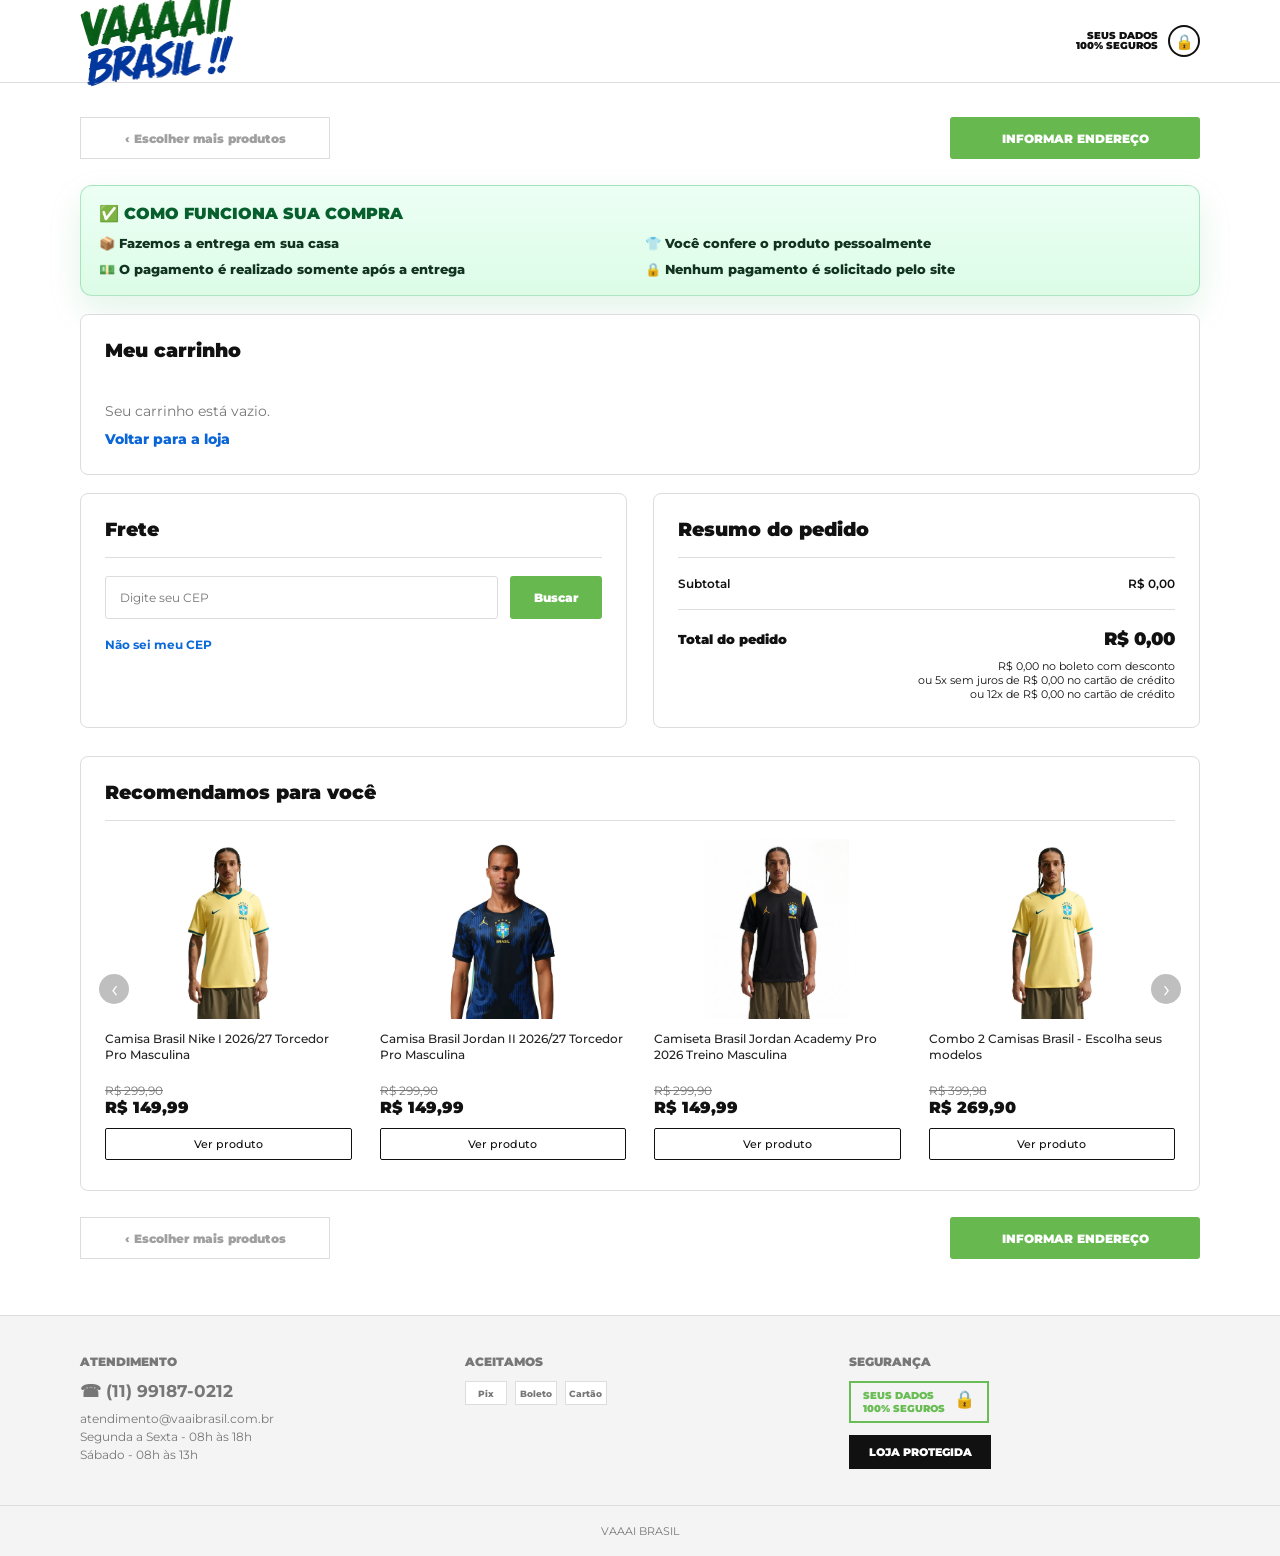
<file: finalizar-compra.html>
<!DOCTYPE html>
<html lang="pt-BR">
<head>
  <meta charset="UTF-8" />
  <meta name="viewport" content="width=device-width, initial-scale=1.0" />

  <title>Finalizar Compra | Vaaai Brasil</title>

  <link rel="stylesheet" href="css/style-produto.css" />

  <link rel="preconnect" href="https://fonts.googleapis.com">
  <link rel="preconnect" href="https://fonts.gstatic.com" crossorigin>
  <link
    href="https://fonts.googleapis.com/css2?family=Montserrat:wght@500;600;700;800;900&display=swap"
    rel="stylesheet"
  >
</head>

<body class="checkout-page">

  <header class="checkout-header">
    <div class="checkout-container checkout-header-inner">
      <a href="index.html" class="checkout-logo">
        <img src="assets/logo.png" alt="Vaaai Brasil">
      </a>

      <div class="checkout-secure">
        <span>SEUS DADOS<br>100% SEGUROS</span>
        <strong>🔒</strong>
      </div>
    </div>
  </header>

  <main class="checkout-main">
    <div class="checkout-container">

      <div class="checkout-actions-top">
        <a href="produto.html" class="checkout-back">
          ‹ Escolher mais produtos
        </a>

        <button class="checkout-continue-top" id="checkoutContinueTop" type="button">
          Informar endereço
        </button>
      </div>

      <section class="checkout-pay-after-card">
  <strong>✅ Como funciona sua compra</strong>

  <div>
    <p>📦 Fazemos a entrega em sua casa</p>
    <p>👕 Você confere o produto pessoalmente</p>
    <p>💵 O pagamento é realizado somente após a entrega</p>
    <p>🔒 Nenhum pagamento é solicitado pelo site</p>
  </div>
</section>

      <section class="checkout-card checkout-cart-card">
        <h1>Meu carrinho</h1>

        <div class="checkout-cart-list" id="checkoutCartList"></div>

        <div class="checkout-empty" id="checkoutEmpty">
          Seu carrinho está vazio.
          <a href="index.html">Voltar para a loja</a>
        </div>
      </section>

      <div class="checkout-grid">
        <section class="checkout-card checkout-shipping-card">
          <h2>Frete</h2>

          <div class="checkout-divider"></div>

          <div class="checkout-cep-row">
            <input id="checkoutCep" type="text" placeholder="Digite seu CEP" inputmode="numeric">
            <button id="checkoutCepButton" type="button">Buscar</button>
          </div>

          <button class="checkout-link-button" type="button">
            Não sei meu CEP
          </button>

          <p class="checkout-shipping-result" id="checkoutShippingResult"></p>
        </section>

        <section class="checkout-card checkout-summary-card">
          <h2>Resumo do pedido</h2>

          <div class="checkout-divider"></div>

          <div class="checkout-summary-line">
            <span>Subtotal</span>
            <strong id="checkoutSubtotal">R$ 0,00</strong>
          </div>

          <div class="checkout-divider"></div>

          <div class="checkout-summary-total">
            <span>Total do pedido</span>
            <strong id="checkoutTotal">R$ 0,00</strong>
          </div>

          <p id="checkoutInstallments">
            ou 5x sem juros no cartão de crédito
          </p>
        </section>
      </div>

      <section class="checkout-card checkout-recommendations">
        <h2>Recomendamos para você</h2>

        <div class="checkout-divider"></div>

        <div class="checkout-products-wrapper">
          <button class="checkout-rec-arrow checkout-rec-prev" id="checkoutRecPrev" type="button">‹</button>

          <div class="checkout-products" id="checkoutProducts"></div>

          <button class="checkout-rec-arrow checkout-rec-next" id="checkoutRecNext" type="button">›</button>
        </div>

        <div class="checkout-dots" id="checkoutDots"></div>
      </section>

      <div class="checkout-actions-bottom">
        <a href="produto.html" class="checkout-back">
          ‹ Escolher mais produtos
        </a>

        <button class="checkout-continue-bottom" id="checkoutContinueBottom" type="button">
          Informar endereço
        </button>
      </div>

    </div>
  </main>

  <footer class="checkout-footer">
    <div class="checkout-container checkout-footer-grid">

      <div class="checkout-footer-block">
        <h3>Atendimento</h3>
        <strong>☎ (11) 99187-0212</strong>
        <a href="#">atendimento@vaaibrasil.com.br</a>
        <p>Segunda a Sexta - 08h às 18h<br>Sábado - 08h às 13h</p>
      </div>

      <div class="checkout-footer-block">
        <h3>Aceitamos</h3>
        <div class="checkout-payment-icons">
          <span>Pix</span>
          <span>Boleto</span>
          <span>Cartão</span>
        </div>
      </div>

      <div class="checkout-footer-block">
        <h3>Segurança</h3>
        <div class="checkout-security-seal">
          <span>SEUS DADOS<br>100% SEGUROS</span>
          <strong>🔒</strong>
        </div>

        <div class="checkout-store-seal">
          LOJA PROTEGIDA
        </div>
      </div>

    </div>

    <div class="checkout-footer-copy">
      VAAAI BRASIL
    </div>
  </footer>

  <button class="checkout-scroll-top" id="checkoutScrollTop" type="button">
    ↑ Voltar ao topo da página
  </button>

  <script src="js/script-produto.js"></script>
</body>
</html>
</file>
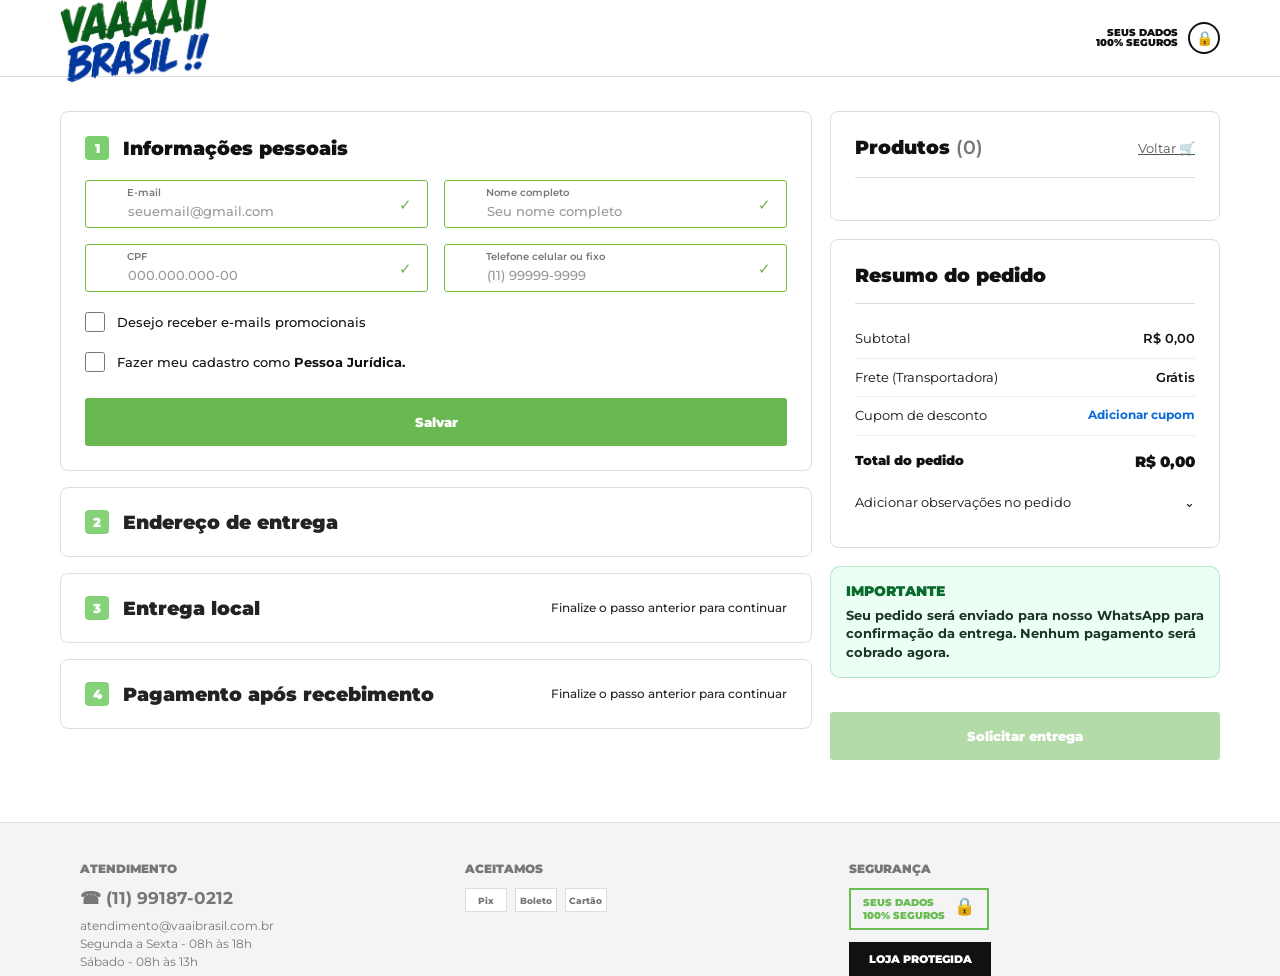
<file: finalizar-pedido.html>
<!DOCTYPE html>
<html lang="pt-BR">
<head>
  <meta charset="UTF-8" />
  <meta name="viewport" content="width=device-width, initial-scale=1.0" />

  <title>Finalizar Pedido | Vaaai Brasil</title>

  <link rel="stylesheet" href="css/style-produto.css" />

  <link rel="preconnect" href="https://fonts.googleapis.com">
  <link rel="preconnect" href="https://fonts.gstatic.com" crossorigin>
  <link
    href="https://fonts.googleapis.com/css2?family=Montserrat:wght@500;600;700;800;900&display=swap"
    rel="stylesheet"
  >
</head>

<body class="finalizar-pedido-page">

  <header class="fp-header">
    <div class="fp-container fp-header-inner">
      <a href="index.html" class="fp-logo">
        <img src="assets/logo.png" alt="Vaaai Brasil">
      </a>

      <div class="fp-secure">
        <span>SEUS DADOS<br>100% SEGUROS</span>
        <strong>🔒</strong>
      </div>
    </div>
  </header>

  <main class="fp-main">
    <div class="fp-container fp-layout">

      <section class="fp-steps">

        <!-- STEP 1 -->
        <article class="fp-step fp-step-active" id="fpStep1">
          <header class="fp-step-header">
            <div>
              <span class="fp-step-number">1</span>
              <h2>Informações pessoais</h2>
            </div>

            <div class="fp-step-summary" id="fpPersonalSummary"></div>
          </header>

          <div class="fp-step-content">
            <div class="fp-form-grid">
              <label class="fp-field">
                <span>E-mail</span>
                <input id="fpEmail" type="email" placeholder="seuemail@gmail.com">
              </label>

              <label class="fp-field">
                <span>Nome completo</span>
                <input id="fpName" type="text" placeholder="Seu nome completo">
              </label>

              <label class="fp-field">
                <span>CPF</span>
                <input id="fpCpf" type="text" placeholder="000.000.000-00" inputmode="numeric">
              </label>

              <label class="fp-field">
                <span>Telefone celular ou fixo</span>
                <input id="fpPhone" type="text" placeholder="(11) 99999-9999" inputmode="numeric">
              </label>
            </div>

            <label class="fp-checkbox">
              <input type="checkbox" id="fpPromo">
              <span>Desejo receber e-mails promocionais</span>
            </label>

            <label class="fp-checkbox">
              <input type="checkbox" id="fpLegalPerson">
              <span>Fazer meu cadastro como <strong>Pessoa Jurídica.</strong></span>
            </label>

            <button class="fp-save-button" id="fpSavePersonal" type="button">
              Salvar
            </button>
          </div>
        </article>

        <!-- STEP 2 -->
        <article class="fp-step fp-step-locked" id="fpStep2">
          <header class="fp-step-header">
            <div>
              <span class="fp-step-number">2</span>
              <h2>Endereço de entrega</h2>
            </div>

            <div class="fp-step-summary" id="fpAddressSummary"></div>
          </header>

          <div class="fp-step-content">
            <div class="fp-address-top">
              <label class="fp-field">
                <span>CEP</span>
                <input id="fpCep" type="text" placeholder="00000-000" inputmode="numeric">
              </label>

              <button class="fp-link-button" type="button">
                Não sei meu CEP
              </button>
            </div>

            <div class="fp-form-grid">
              <label class="fp-field">
                <span>Endereço</span>
                <input id="fpStreet" type="text" placeholder="Rua, avenida, travessa...">
              </label>

              <label class="fp-field fp-field-errorable">
                <span>Número</span>
                <input id="fpNumber" type="text" placeholder="Número">
                <small id="fpNumberError">Informe o número</small>
              </label>

              <label class="fp-field">
                <span>Complemento opcional</span>
                <input id="fpComplement" type="text" placeholder="Apartamento, bloco, casa...">
              </label>

              <label class="fp-field">
                <span>Bairro</span>
                <input id="fpDistrict" type="text" placeholder="Bairro">
              </label>

              <label class="fp-field">
                <span>Cidade</span>
                <input id="fpCity" type="text" placeholder="Cidade">
              </label>

              <label class="fp-field">
                <span>Estado</span>
                <input id="fpState" type="text" placeholder="UF" maxlength="2">
              </label>
            </div>

            <button class="fp-save-button" id="fpSaveAddress" type="button">
              Verifique os itens pendentes acima.
            </button>
          </div>
        </article>

        <!-- STEP 3 -->
        <article class="fp-step fp-step-locked" id="fpStep3">
          <header class="fp-step-header">
            <div>
              <span class="fp-step-number">3</span>
              <h2>Entrega local</h2>
            </div>

            <div class="fp-step-summary" id="fpShippingSummary">
              Finalize o passo anterior para continuar
            </div>
          </header>

          <div class="fp-step-content">
            <label class="fp-option-card">
  <input type="radio" name="shipping" value="Entrega em casa" checked>
  <div>
    <strong>Entrega em casa</strong>
    <span id="fpShippingCityText">Entrega local</span>
  </div>
  <b>Grátis</b>
</label>

            <button class="fp-save-button" id="fpSaveShipping" type="button">
              Continuar
            </button>
          </div>
        </article>

        <!-- STEP 4 -->
        <article class="fp-step fp-step-locked" id="fpStep4">
          <header class="fp-step-header">
            <div>
              <span class="fp-step-number">4</span>
              <h2>Pagamento após recebimento</h2>
            </div>

            <div class="fp-step-summary" id="fpPaymentSummary">
              Finalize o passo anterior para continuar
            </div>
          </header>

          <div class="fp-step-content">

            <div class="fp-payment-warning">
              <strong>Você não fará nenhum pagamento agora.</strong>
              <p>Após receber sua camisa em casa, você poderá pagar via Pix, dinheiro ou cartão.</p>
            </div>

            <label class="fp-payment-option">
              <input type="radio" name="payment" value="pix_entrega" data-discount="0">
              <span class="fp-payment-icon">❖</span>
            <div>
              <strong>Pix na entrega</strong>
              <small>Pague somente ao receber</small>
            </div>
              <b>na entrega</b>
            </label>

            <label class="fp-payment-option">
              <input type="radio" name="payment" value="cartao_entrega" data-discount="0">
              <span class="fp-payment-icon">💳</span>
            <div>
              <strong>Cartão na entrega</strong>
              <small>Pagamento após conferir a camisa</small>
            </div>
              <b>na entrega</b>
            </label>

            <label class="fp-payment-option">
              <input type="radio" name="payment" value="dinheiro_entrega" data-discount="0">
              <span class="fp-payment-icon">💵</span>
            <div>
              <strong>Dinheiro na entrega</strong>
              <small>Pague quando receber em casa</small>
            </div>
              <b>na entrega</b>
            </label>
          </div>
        </article>

      </section>

      <!-- SIDEBAR -->
      <aside class="fp-sidebar">
        <section class="fp-products-box">
          <div class="fp-sidebar-title">
            <h2>Produtos <span id="fpProductCount">(0)</span></h2>
            <a href="finalizar-compra.html">Voltar 🛒</a>
          </div>

          <div class="fp-product-list" id="fpProductList"></div>
        </section>

        <section class="fp-summary-box">
          <h2>Resumo do pedido</h2>

          <div class="fp-line">
            <span>Subtotal</span>
            <strong id="fpSubtotal">R$ 0,00</strong>
          </div>

          <div class="fp-line" id="fpFreteLine">
            <span>Frete (Transportadora)</span>
            <strong>Grátis</strong>
          </div>

          <div class="fp-line fp-discount-line" id="fpDiscountLine">
            <span>Desconto da forma de pagamento</span>
            <strong id="fpDiscount">-R$ 0,00</strong>
          </div>

          <div class="fp-line">
            <span>Cupom de desconto</span>
            <button type="button">Adicionar cupom</button>
          </div>

          <div class="fp-total-line">
            <span>Total do pedido</span>
            <strong id="fpTotal">R$ 0,00</strong>
          </div>

          <button class="fp-observation" type="button">
            Adicionar observações no pedido
            <span>⌄</span>
          </button>
        </section>

        <div class="fp-final-warning">
          <strong>Importante</strong>
          <p>Seu pedido será enviado para nosso WhatsApp para confirmação da entrega. Nenhum pagamento será cobrado agora.</p>
        </div>

        <button class="fp-finish-button" id="fpFinishOrder" type="button" disabled>
            Solicitar entrega
        </button>
      </aside>

    </div>
  </main>

  <footer class="checkout-footer fp-footer">
    <div class="checkout-container checkout-footer-grid">

      <div class="checkout-footer-block">
        <h3>Atendimento</h3>
        <strong>☎ (11) 99187-0212</strong>
        <a href="#">atendimento@vaaibrasil.com.br</a>
        <p>Segunda a Sexta - 08h às 18h<br>Sábado - 08h às 13h</p>
      </div>

      <div class="checkout-footer-block">
        <h3>Aceitamos</h3>
        <div class="checkout-payment-icons">
          <span>Pix</span>
          <span>Boleto</span>
          <span>Cartão</span>
        </div>
      </div>

      <div class="checkout-footer-block">
        <h3>Segurança</h3>
        <div class="checkout-security-seal">
          <span>SEUS DADOS<br>100% SEGUROS</span>
          <strong>🔒</strong>
        </div>

        <div class="checkout-store-seal">
          LOJA PROTEGIDA
        </div>
      </div>

    </div>
  </footer>

  <script src="js/script-produto.js"></script>
</body>
</html>
</file>
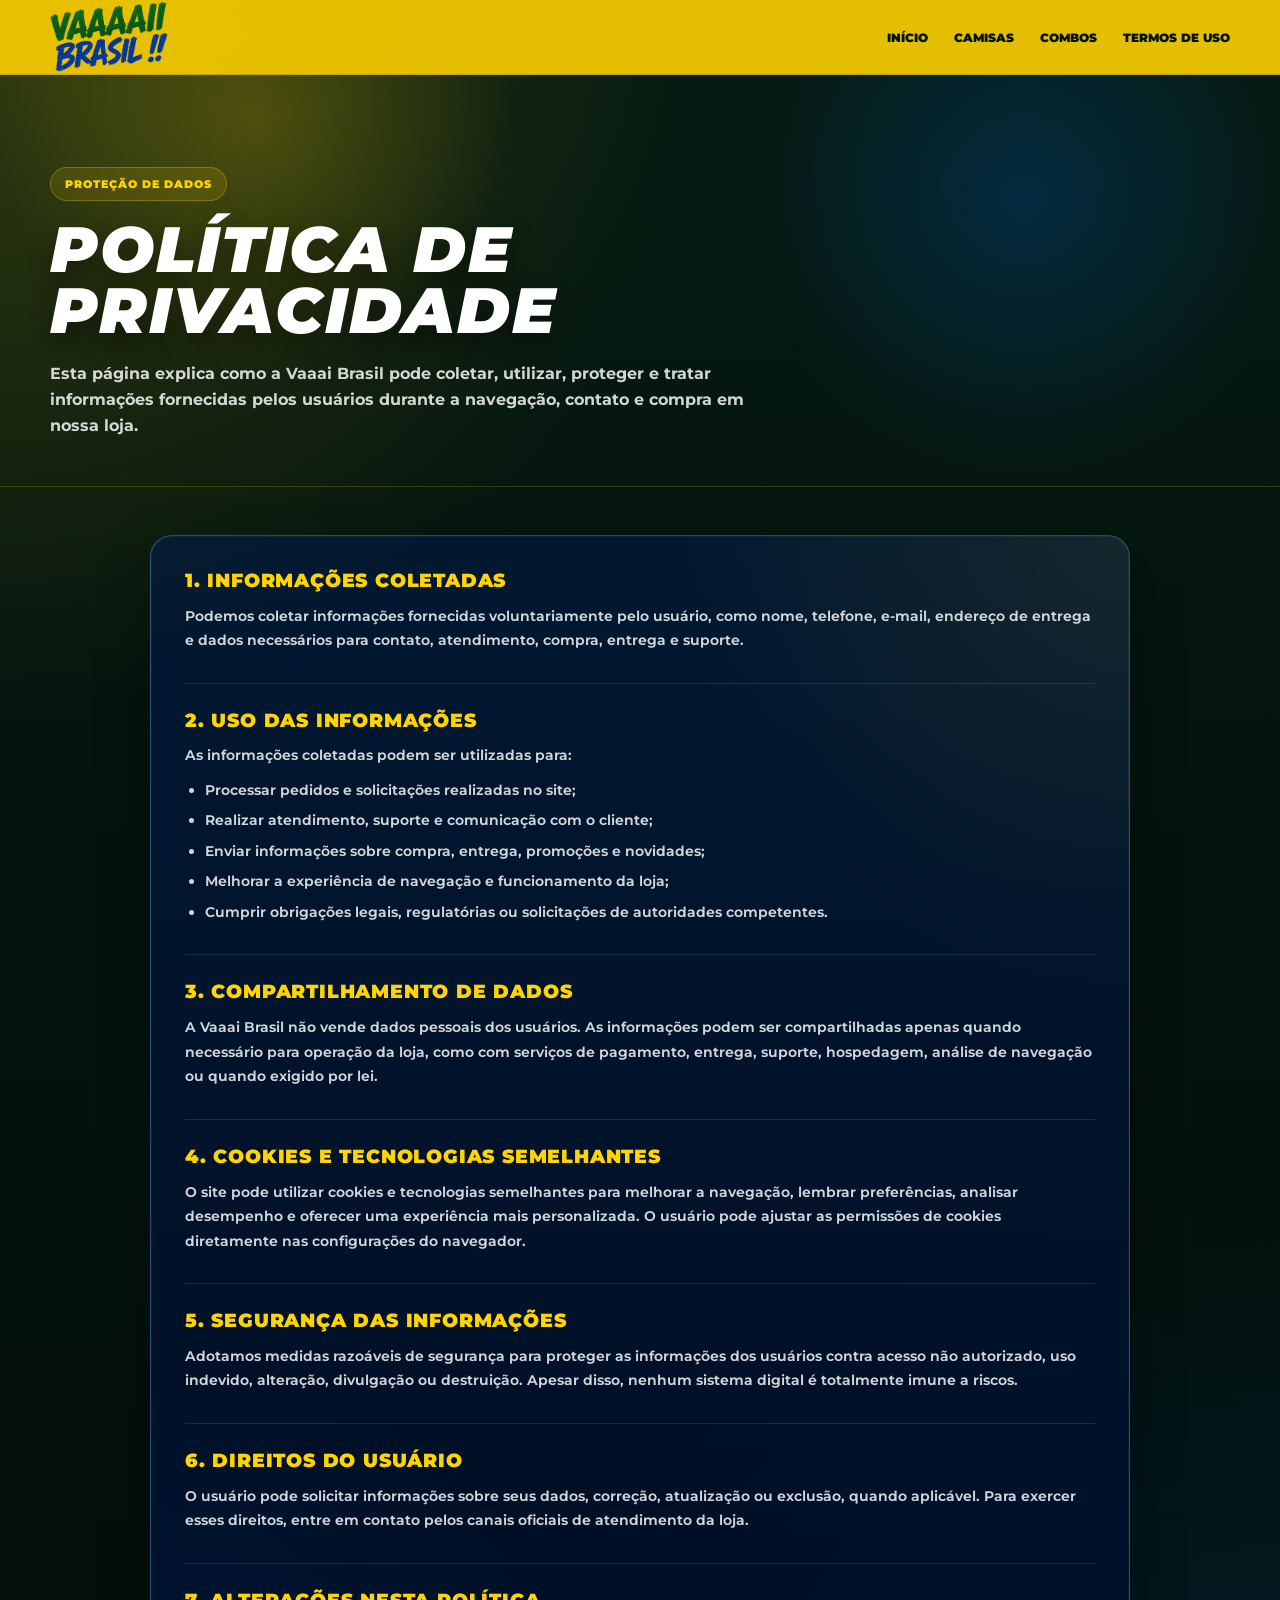
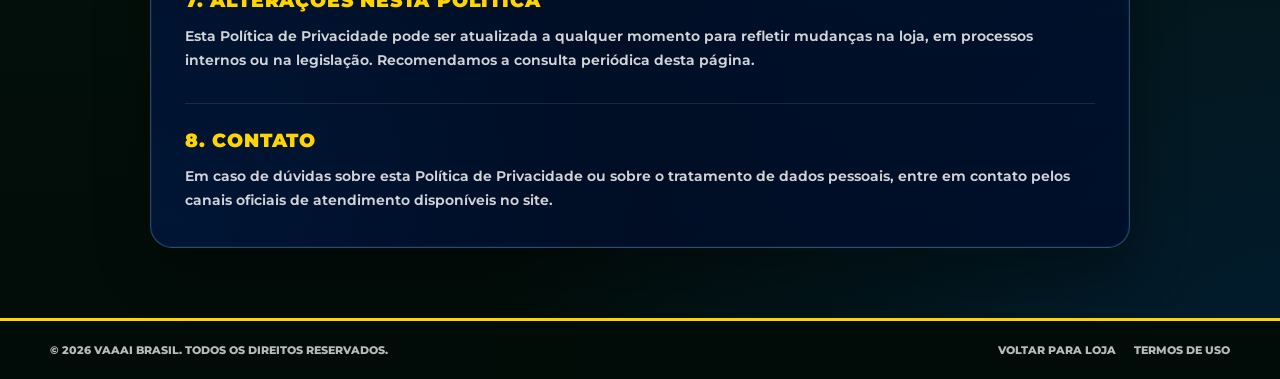
<file: politica-de-privacidade.html>
<!DOCTYPE html>
<html lang="pt-BR">
<head>
  <meta charset="UTF-8" />
  <meta name="viewport" content="width=device-width, initial-scale=1.0" />
  <title>Política de Privacidade - Vaaai Brasil</title>

  <link rel="preconnect" href="https://fonts.googleapis.com">
  <link rel="preconnect" href="https://fonts.gstatic.com" crossorigin>
  <link
    href="https://fonts.googleapis.com/css2?family=Montserrat:wght@500;600;700;800;900&display=swap"
    rel="stylesheet"
  >

  <style>
    * {
      margin: 0;
      padding: 0;
      box-sizing: border-box;
    }

    html {
      scroll-behavior: smooth;
    }

    body {
      min-height: 100vh;
      font-family: "Montserrat", sans-serif;
      color: #ffffff;
      background:
        radial-gradient(circle at top left, rgba(255, 212, 0, 0.18), transparent 30%),
        radial-gradient(circle at bottom right, rgba(0, 87, 184, 0.22), transparent 34%),
        linear-gradient(180deg, #061b12 0%, #020c08 100%);
      overflow-x: hidden;
    }

    a {
      color: inherit;
      text-decoration: none;
    }

    img {
      max-width: 100%;
      display: block;
    }

    .legal-header {
      position: sticky;
      top: 0;
      z-index: 20;
      background: rgba(248, 204, 0, 0.92);
      backdrop-filter: blur(12px);
      border-bottom: 1px solid rgba(0, 68, 30, 0.18);
    }

    .legal-header-content {
      width: min(1180px, calc(100% - 32px));
      height: 74px;
      margin: 0 auto;
      display: flex;
      align-items: center;
      justify-content: space-between;
      gap: 24px;
    }

    .legal-logo img {
      width: 118px;
    }

    .legal-nav {
      display: flex;
      align-items: center;
      gap: 26px;
    }

    .legal-nav a {
      color: #03140a;
      font-size: 12px;
      font-weight: 900;
      text-transform: uppercase;
      transition: 0.25s ease;
    }

    .legal-nav a:hover {
      color: #0057b8;
    }

    .legal-hero {
      position: relative;
      overflow: hidden;
      padding: 92px 0 46px;
      border-bottom: 1px solid rgba(255, 212, 0, 0.18);
    }

    .legal-hero::before {
      content: "";
      position: absolute;
      inset: 0;
      background:
        radial-gradient(circle at 20% 10%, rgba(255, 212, 0, 0.2), transparent 24%),
        radial-gradient(circle at 80% 30%, rgba(0, 87, 184, 0.28), transparent 26%);
      pointer-events: none;
    }

    .legal-hero-inner {
      position: relative;
      z-index: 2;
      width: min(1180px, calc(100% - 32px));
      margin: 0 auto;
    }

    .legal-eyebrow {
      display: inline-flex;
      align-items: center;
      gap: 8px;
      margin-bottom: 18px;
      padding: 9px 14px;
      border-radius: 999px;
      background: rgba(255, 212, 0, 0.12);
      border: 1px solid rgba(255, 212, 0, 0.28);
      color: #ffd400;
      font-size: 11px;
      font-weight: 900;
      text-transform: uppercase;
      letter-spacing: 1px;
    }

    .legal-hero h1 {
      max-width: 850px;
      color: #ffffff;
      font-size: clamp(38px, 5vw, 74px);
      line-height: 0.95;
      font-weight: 900;
      text-transform: uppercase;
      font-style: italic;
      letter-spacing: 2px;
      text-shadow: 0 12px 24px rgba(0, 0, 0, 0.42);
    }

    .legal-hero p {
      max-width: 720px;
      margin-top: 20px;
      color: rgba(255, 255, 255, 0.82);
      font-size: 16px;
      line-height: 1.65;
      font-weight: 700;
    }

    .legal-main {
      width: min(980px, calc(100% - 32px));
      margin: 0 auto;
      padding: 48px 0 70px;
    }

    .legal-card {
      position: relative;
      overflow: hidden;
      padding: 34px;
      border-radius: 22px;
      background: linear-gradient(180deg, rgba(0, 27, 78, 0.54), rgba(0, 13, 43, 0.78));
      border: 1px solid rgba(106, 191, 255, 0.34);
      box-shadow:
        0 0 0 1px rgba(255, 255, 255, 0.05) inset,
        0 22px 55px rgba(0, 0, 0, 0.32);
    }

    .legal-card::before {
      content: "";
      position: absolute;
      inset: 0;
      background:
        radial-gradient(circle at top right, rgba(255, 212, 0, 0.08), transparent 28%),
        radial-gradient(circle at bottom left, rgba(0, 87, 184, 0.12), transparent 30%);
      pointer-events: none;
    }

    .legal-content {
      position: relative;
      z-index: 2;
    }

    .legal-content section + section {
      margin-top: 30px;
      padding-top: 26px;
      border-top: 1px solid rgba(255, 255, 255, 0.1);
    }

    .legal-content h2 {
      margin-bottom: 12px;
      color: #ffd400;
      font-size: 19px;
      line-height: 1.15;
      font-weight: 900;
      text-transform: uppercase;
      letter-spacing: 0.8px;
    }

    .legal-content p,
    .legal-content li {
      color: rgba(255, 255, 255, 0.82);
      font-size: 14px;
      line-height: 1.75;
      font-weight: 650;
    }

    .legal-content ul {
      margin-top: 10px;
      padding-left: 20px;
    }

    .legal-content li + li {
      margin-top: 6px;
    }

    .legal-footer {
      border-top: 3px solid #ffd400;
      background: rgba(2, 12, 8, 0.96);
    }

    .legal-footer-inner {
      width: min(1180px, calc(100% - 32px));
      margin: 0 auto;
      padding: 22px 0;
      display: flex;
      align-items: center;
      justify-content: space-between;
      gap: 18px;
      color: rgba(255, 255, 255, 0.72);
      font-size: 11px;
      font-weight: 800;
      text-transform: uppercase;
    }

    .legal-footer-inner div {
      display: flex;
      align-items: center;
      gap: 18px;
    }

    .legal-footer-inner a {
      transition: 0.25s ease;
    }

    .legal-footer-inner a:hover {
      color: #ffd400;
    }

    @media (max-width: 760px) {
      .legal-header-content {
        height: auto;
        padding: 16px 0;
        flex-direction: column;
      }

      .legal-nav {
        flex-wrap: wrap;
        justify-content: center;
        gap: 14px;
      }

      .legal-hero {
        padding: 54px 0 36px;
        text-align: center;
      }

      .legal-card {
        padding: 24px 18px;
        border-radius: 18px;
      }

      .legal-footer-inner {
        flex-direction: column;
        text-align: center;
      }

      .legal-footer-inner div {
        flex-wrap: wrap;
        justify-content: center;
      }
    }
  </style>
</head>
<body>
  <header class="legal-header">
    <div class="legal-header-content">
      <a href="index.html" class="legal-logo">
        <img src="assets/logo.png" alt="Vaaai Brasil">
      </a>

      <nav class="legal-nav">
        <a href="index.html#inicio">Início</a>
        <a href="index.html#camisas">Camisas</a>
        <a href="index.html#combos">Combos</a>
        <a href="termos-de-uso.html">Termos de uso</a>
      </nav>
    </div>
  </header>

  <main>
    <section class="legal-hero">
      <div class="legal-hero-inner">
        <span class="legal-eyebrow">Proteção de dados</span>
        <h1>Política de Privacidade</h1>
        <p>
          Esta página explica como a Vaaai Brasil pode coletar, utilizar, proteger e tratar informações fornecidas pelos usuários durante a navegação, contato e compra em nossa loja.
        </p>
      </div>
    </section>

    <section class="legal-main">
      <article class="legal-card">
        <div class="legal-content">
          <section>
            <h2>1. Informações coletadas</h2>
            <p>
              Podemos coletar informações fornecidas voluntariamente pelo usuário, como nome, telefone, e-mail, endereço de entrega e dados necessários para contato, atendimento, compra, entrega e suporte.
            </p>
          </section>

          <section>
            <h2>2. Uso das informações</h2>
            <p>As informações coletadas podem ser utilizadas para:</p>
            <ul>
              <li>Processar pedidos e solicitações realizadas no site;</li>
              <li>Realizar atendimento, suporte e comunicação com o cliente;</li>
              <li>Enviar informações sobre compra, entrega, promoções e novidades;</li>
              <li>Melhorar a experiência de navegação e funcionamento da loja;</li>
              <li>Cumprir obrigações legais, regulatórias ou solicitações de autoridades competentes.</li>
            </ul>
          </section>

          <section>
            <h2>3. Compartilhamento de dados</h2>
            <p>
              A Vaaai Brasil não vende dados pessoais dos usuários. As informações podem ser compartilhadas apenas quando necessário para operação da loja, como com serviços de pagamento, entrega, suporte, hospedagem, análise de navegação ou quando exigido por lei.
            </p>
          </section>

          <section>
            <h2>4. Cookies e tecnologias semelhantes</h2>
            <p>
              O site pode utilizar cookies e tecnologias semelhantes para melhorar a navegação, lembrar preferências, analisar desempenho e oferecer uma experiência mais personalizada. O usuário pode ajustar as permissões de cookies diretamente nas configurações do navegador.
            </p>
          </section>

          <section>
            <h2>5. Segurança das informações</h2>
            <p>
              Adotamos medidas razoáveis de segurança para proteger as informações dos usuários contra acesso não autorizado, uso indevido, alteração, divulgação ou destruição. Apesar disso, nenhum sistema digital é totalmente imune a riscos.
            </p>
          </section>

          <section>
            <h2>6. Direitos do usuário</h2>
            <p>
              O usuário pode solicitar informações sobre seus dados, correção, atualização ou exclusão, quando aplicável. Para exercer esses direitos, entre em contato pelos canais oficiais de atendimento da loja.
            </p>
          </section>

          <section>
            <h2>7. Alterações nesta política</h2>
            <p>
              Esta Política de Privacidade pode ser atualizada a qualquer momento para refletir mudanças na loja, em processos internos ou na legislação. Recomendamos a consulta periódica desta página.
            </p>
          </section>

          <section>
            <h2>8. Contato</h2>
            <p>
              Em caso de dúvidas sobre esta Política de Privacidade ou sobre o tratamento de dados pessoais, entre em contato pelos canais oficiais de atendimento disponíveis no site.
            </p>
          </section>
        </div>
      </article>
    </section>
  </main>

  <footer class="legal-footer">
    <div class="legal-footer-inner">
      <span>© 2026 Vaaai Brasil. Todos os direitos reservados.</span>
      <div>
        <a href="index.html">Voltar para loja</a>
        <a href="termos-de-uso.html">Termos de uso</a>
      </div>
    </div>
  </footer>
</body>
</html>
</file>
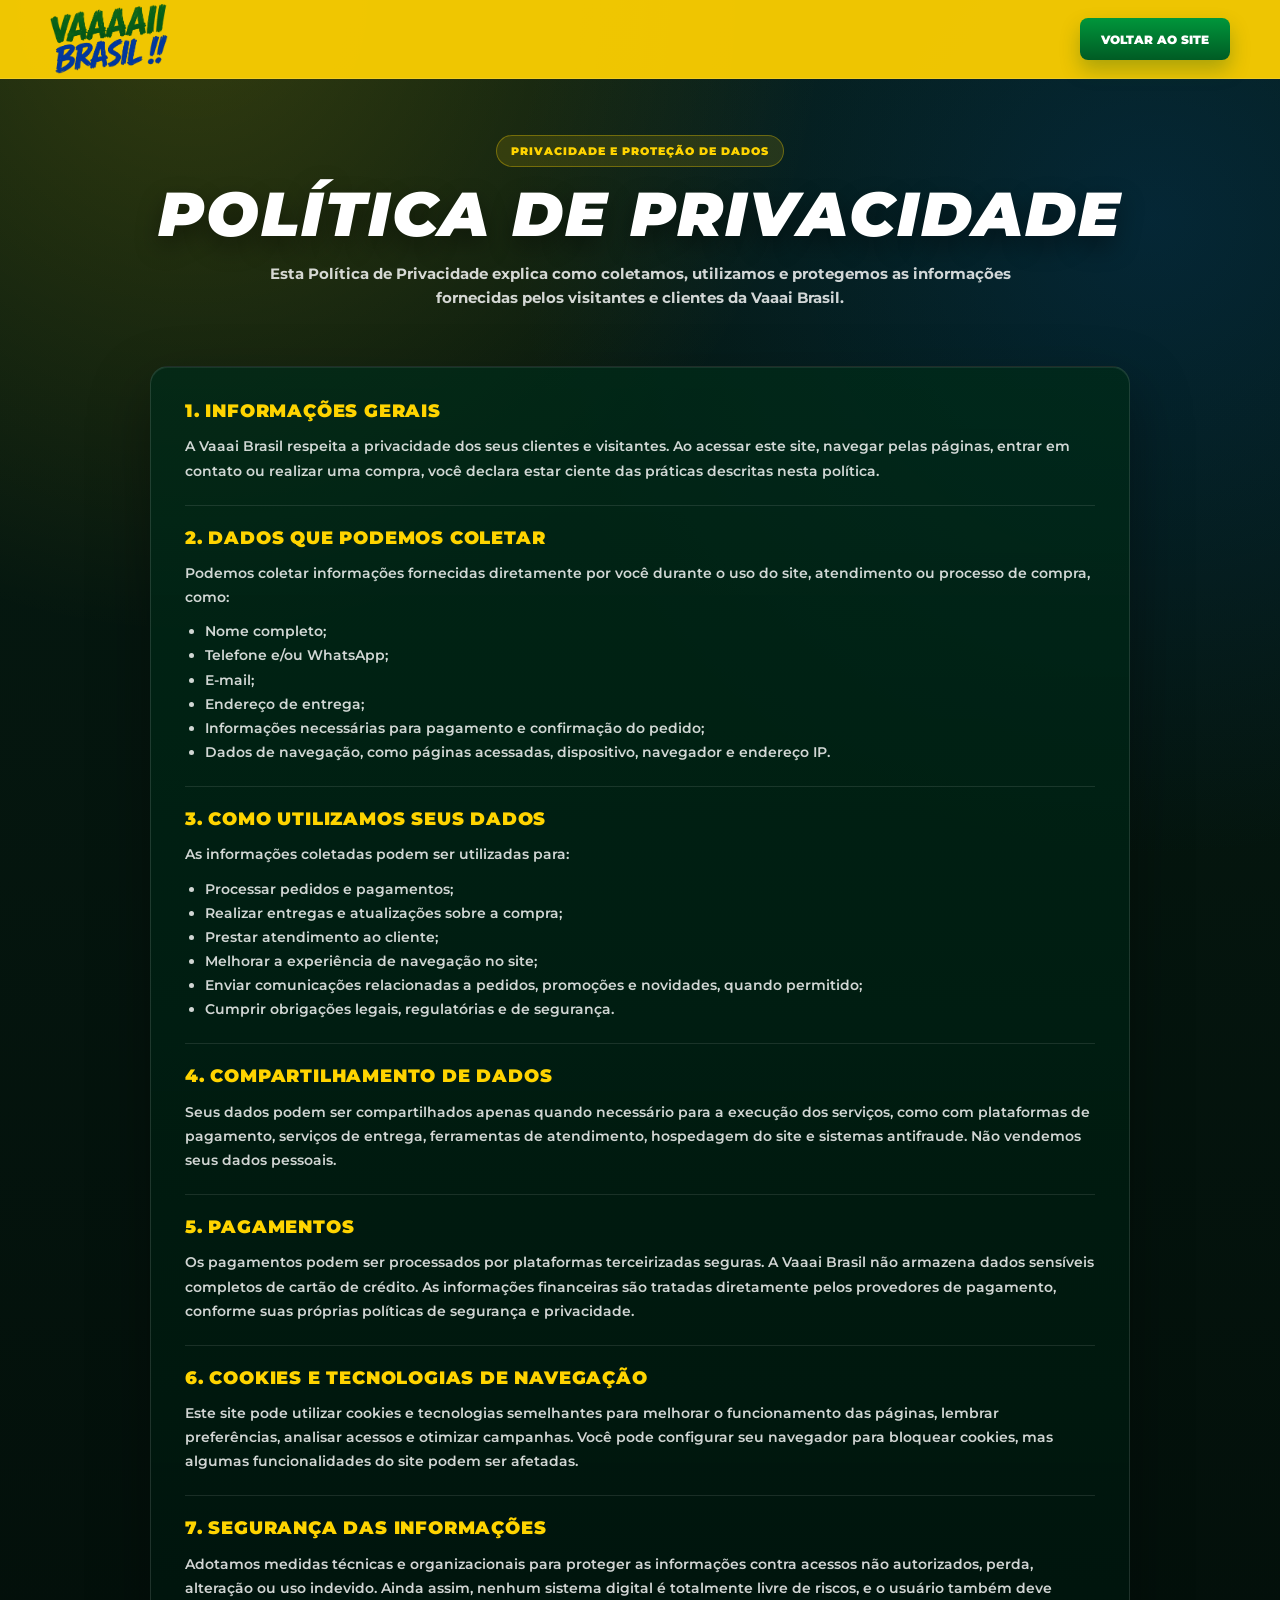
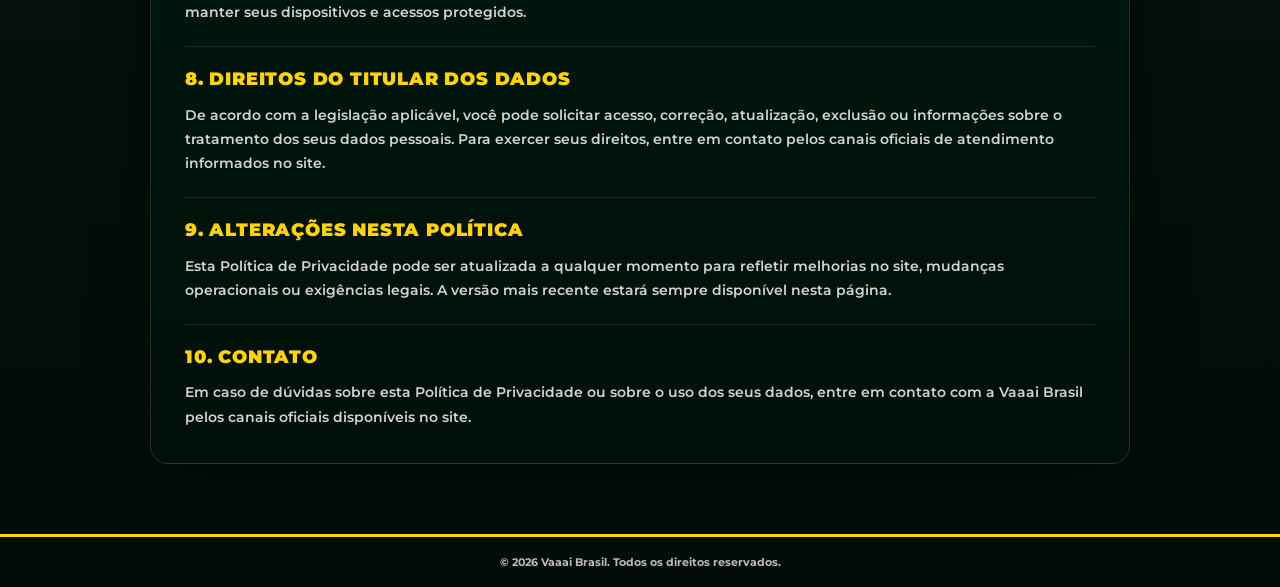
<file: politicas-de-privacidade.html>
<!DOCTYPE html>
<html lang="pt-BR">
<head>
  <meta charset="UTF-8" />
  <meta name="viewport" content="width=device-width, initial-scale=1.0" />

  <title>Política de Privacidade | Vaaai Brasil</title>

  <link rel="preconnect" href="https://fonts.googleapis.com">
  <link rel="preconnect" href="https://fonts.gstatic.com" crossorigin>
  <link 
    href="https://fonts.googleapis.com/css2?family=Montserrat:wght@500;600;700;800;900&display=swap" 
    rel="stylesheet"
  >

  <style>
    * {
      margin: 0;
      padding: 0;
      box-sizing: border-box;
    }

    html {
      scroll-behavior: smooth;
    }

    body {
      font-family: "Montserrat", sans-serif;
      background: #061b12;
      color: #ffffff;
      overflow-x: hidden;
    }

    a {
      color: inherit;
      text-decoration: none;
    }

    .legal-page {
      min-height: 100vh;
      background:
        radial-gradient(circle at 15% 0%, rgba(255, 212, 0, 0.18), transparent 26%),
        radial-gradient(circle at 90% 10%, rgba(0, 87, 184, 0.22), transparent 28%),
        linear-gradient(180deg, #061b12 0%, #020c08 100%);
    }

    .legal-header {
      border-bottom: 1px solid rgba(255, 255, 255, 0.12);
      background: rgba(248, 204, 0, 0.96);
    }

    .legal-header-content {
      width: min(1180px, calc(100% - 32px));
      margin: 0 auto;
      height: 78px;
      display: flex;
      align-items: center;
      justify-content: space-between;
    }

    .legal-logo img {
      width: 118px;
      display: block;
    }

    .back-home {
      min-width: 150px;
      height: 42px;
      padding: 0 18px;
      border-radius: 8px;
      background: linear-gradient(180deg, #00963b, #005b24);
      color: #ffffff;
      display: inline-flex;
      align-items: center;
      justify-content: center;
      font-size: 12px;
      font-weight: 900;
      text-transform: uppercase;
      box-shadow: 0 10px 20px rgba(0, 77, 29, 0.28);
    }

    .legal-hero {
      width: min(980px, calc(100% - 32px));
      margin: 0 auto;
      padding: 56px 0 28px;
      text-align: center;
    }

    .legal-hero span {
      display: inline-flex;
      padding: 8px 14px;
      border-radius: 999px;
      background: rgba(255, 212, 0, 0.12);
      border: 1px solid rgba(255, 212, 0, 0.32);
      color: #ffd400;
      font-size: 11px;
      font-weight: 900;
      text-transform: uppercase;
      letter-spacing: 1px;
      margin-bottom: 18px;
    }

    .legal-hero h1 {
      color: #ffffff;
      font-size: clamp(34px, 5vw, 62px);
      line-height: 0.95;
      font-weight: 900;
      text-transform: uppercase;
      font-style: italic;
      letter-spacing: 2px;
      margin-bottom: 18px;
      text-shadow: 0 10px 24px rgba(0, 0, 0, 0.42);
    }

    .legal-hero p {
      max-width: 760px;
      margin: 0 auto;
      color: rgba(255, 255, 255, 0.82);
      font-size: 15px;
      line-height: 1.6;
      font-weight: 700;
    }

    .legal-content {
      width: min(980px, calc(100% - 32px));
      margin: 0 auto;
      padding: 28px 0 70px;
    }

    .legal-card {
      background:
        linear-gradient(180deg, rgba(0, 42, 24, 0.78), rgba(0, 16, 10, 0.94));
      border: 1px solid rgba(255, 255, 255, 0.12);
      border-radius: 18px;
      padding: 34px;
      box-shadow:
        0 24px 60px rgba(0, 0, 0, 0.36),
        inset 0 1px 0 rgba(255, 255, 255, 0.08);
    }

    .legal-section {
      padding: 22px 0;
      border-bottom: 1px solid rgba(255, 255, 255, 0.1);
    }

    .legal-section:first-child {
      padding-top: 0;
    }

    .legal-section:last-child {
      border-bottom: 0;
      padding-bottom: 0;
    }

    .legal-section h2 {
      color: #ffd400;
      font-size: 18px;
      line-height: 1.2;
      font-weight: 900;
      text-transform: uppercase;
      letter-spacing: 0.8px;
      margin-bottom: 12px;
    }

    .legal-section p,
    .legal-section li {
      color: rgba(255, 255, 255, 0.82);
      font-size: 14px;
      line-height: 1.72;
      font-weight: 600;
    }

    .legal-section ul {
      padding-left: 20px;
      margin-top: 10px;
    }

    .legal-footer {
      background: #020c08;
      border-top: 3px solid #ffd400;
      padding: 18px 0;
      text-align: center;
    }

    .legal-footer p {
      color: rgba(255, 255, 255, 0.72);
      font-size: 11px;
      font-weight: 700;
    }

    @media (max-width: 700px) {
      .legal-header-content {
        height: 70px;
      }

      .legal-logo img {
        width: 96px;
      }

      .back-home {
        min-width: 120px;
        height: 38px;
        font-size: 10px;
      }

      .legal-hero {
        padding: 42px 0 20px;
      }

      .legal-card {
        padding: 24px 18px;
        border-radius: 14px;
      }

      .legal-section h2 {
        font-size: 16px;
      }

      .legal-section p,
      .legal-section li {
        font-size: 13px;
      }
    }
  </style>
</head>

<body>
  <div class="legal-page">

    <header class="legal-header">
      <div class="legal-header-content">
        <a href="index.html" class="legal-logo">
          <img src="assets/logo.png" alt="Vaaai Brasil">
        </a>

        <a href="index.html" class="back-home">Voltar ao site</a>
      </div>
    </header>

    <section class="legal-hero">
      <span>Privacidade e proteção de dados</span>
      <h1>Política de Privacidade</h1>
      <p>
        Esta Política de Privacidade explica como coletamos, utilizamos e protegemos
        as informações fornecidas pelos visitantes e clientes da Vaaai Brasil.
      </p>
    </section>

    <main class="legal-content">
      <div class="legal-card">

        <section class="legal-section">
          <h2>1. Informações gerais</h2>
          <p>
            A Vaaai Brasil respeita a privacidade dos seus clientes e visitantes.
            Ao acessar este site, navegar pelas páginas, entrar em contato ou realizar
            uma compra, você declara estar ciente das práticas descritas nesta política.
          </p>
        </section>

        <section class="legal-section">
          <h2>2. Dados que podemos coletar</h2>
          <p>
            Podemos coletar informações fornecidas diretamente por você durante o uso
            do site, atendimento ou processo de compra, como:
          </p>
          <ul>
            <li>Nome completo;</li>
            <li>Telefone e/ou WhatsApp;</li>
            <li>E-mail;</li>
            <li>Endereço de entrega;</li>
            <li>Informações necessárias para pagamento e confirmação do pedido;</li>
            <li>Dados de navegação, como páginas acessadas, dispositivo, navegador e endereço IP.</li>
          </ul>
        </section>

        <section class="legal-section">
          <h2>3. Como utilizamos seus dados</h2>
          <p>
            As informações coletadas podem ser utilizadas para:
          </p>
          <ul>
            <li>Processar pedidos e pagamentos;</li>
            <li>Realizar entregas e atualizações sobre a compra;</li>
            <li>Prestar atendimento ao cliente;</li>
            <li>Melhorar a experiência de navegação no site;</li>
            <li>Enviar comunicações relacionadas a pedidos, promoções e novidades, quando permitido;</li>
            <li>Cumprir obrigações legais, regulatórias e de segurança.</li>
          </ul>
        </section>

        <section class="legal-section">
          <h2>4. Compartilhamento de dados</h2>
          <p>
            Seus dados podem ser compartilhados apenas quando necessário para a execução
            dos serviços, como com plataformas de pagamento, serviços de entrega,
            ferramentas de atendimento, hospedagem do site e sistemas antifraude.
            Não vendemos seus dados pessoais.
          </p>
        </section>

        <section class="legal-section">
          <h2>5. Pagamentos</h2>
          <p>
            Os pagamentos podem ser processados por plataformas terceirizadas seguras.
            A Vaaai Brasil não armazena dados sensíveis completos de cartão de crédito.
            As informações financeiras são tratadas diretamente pelos provedores de pagamento,
            conforme suas próprias políticas de segurança e privacidade.
          </p>
        </section>

        <section class="legal-section">
          <h2>6. Cookies e tecnologias de navegação</h2>
          <p>
            Este site pode utilizar cookies e tecnologias semelhantes para melhorar o
            funcionamento das páginas, lembrar preferências, analisar acessos e otimizar
            campanhas. Você pode configurar seu navegador para bloquear cookies, mas
            algumas funcionalidades do site podem ser afetadas.
          </p>
        </section>

        <section class="legal-section">
          <h2>7. Segurança das informações</h2>
          <p>
            Adotamos medidas técnicas e organizacionais para proteger as informações
            contra acessos não autorizados, perda, alteração ou uso indevido. Ainda assim,
            nenhum sistema digital é totalmente livre de riscos, e o usuário também deve
            manter seus dispositivos e acessos protegidos.
          </p>
        </section>

        <section class="legal-section">
          <h2>8. Direitos do titular dos dados</h2>
          <p>
            De acordo com a legislação aplicável, você pode solicitar acesso, correção,
            atualização, exclusão ou informações sobre o tratamento dos seus dados pessoais.
            Para exercer seus direitos, entre em contato pelos canais oficiais de atendimento
            informados no site.
          </p>
        </section>

        <section class="legal-section">
          <h2>9. Alterações nesta política</h2>
          <p>
            Esta Política de Privacidade pode ser atualizada a qualquer momento para refletir
            melhorias no site, mudanças operacionais ou exigências legais. A versão mais recente
            estará sempre disponível nesta página.
          </p>
        </section>

        <section class="legal-section">
          <h2>10. Contato</h2>
          <p>
            Em caso de dúvidas sobre esta Política de Privacidade ou sobre o uso dos seus dados,
            entre em contato com a Vaaai Brasil pelos canais oficiais disponíveis no site.
          </p>
        </section>

      </div>
    </main>

    <footer class="legal-footer">
      <p>© 2026 Vaaai Brasil. Todos os direitos reservados.</p>
    </footer>

  </div>
</body>
</html>
</file>
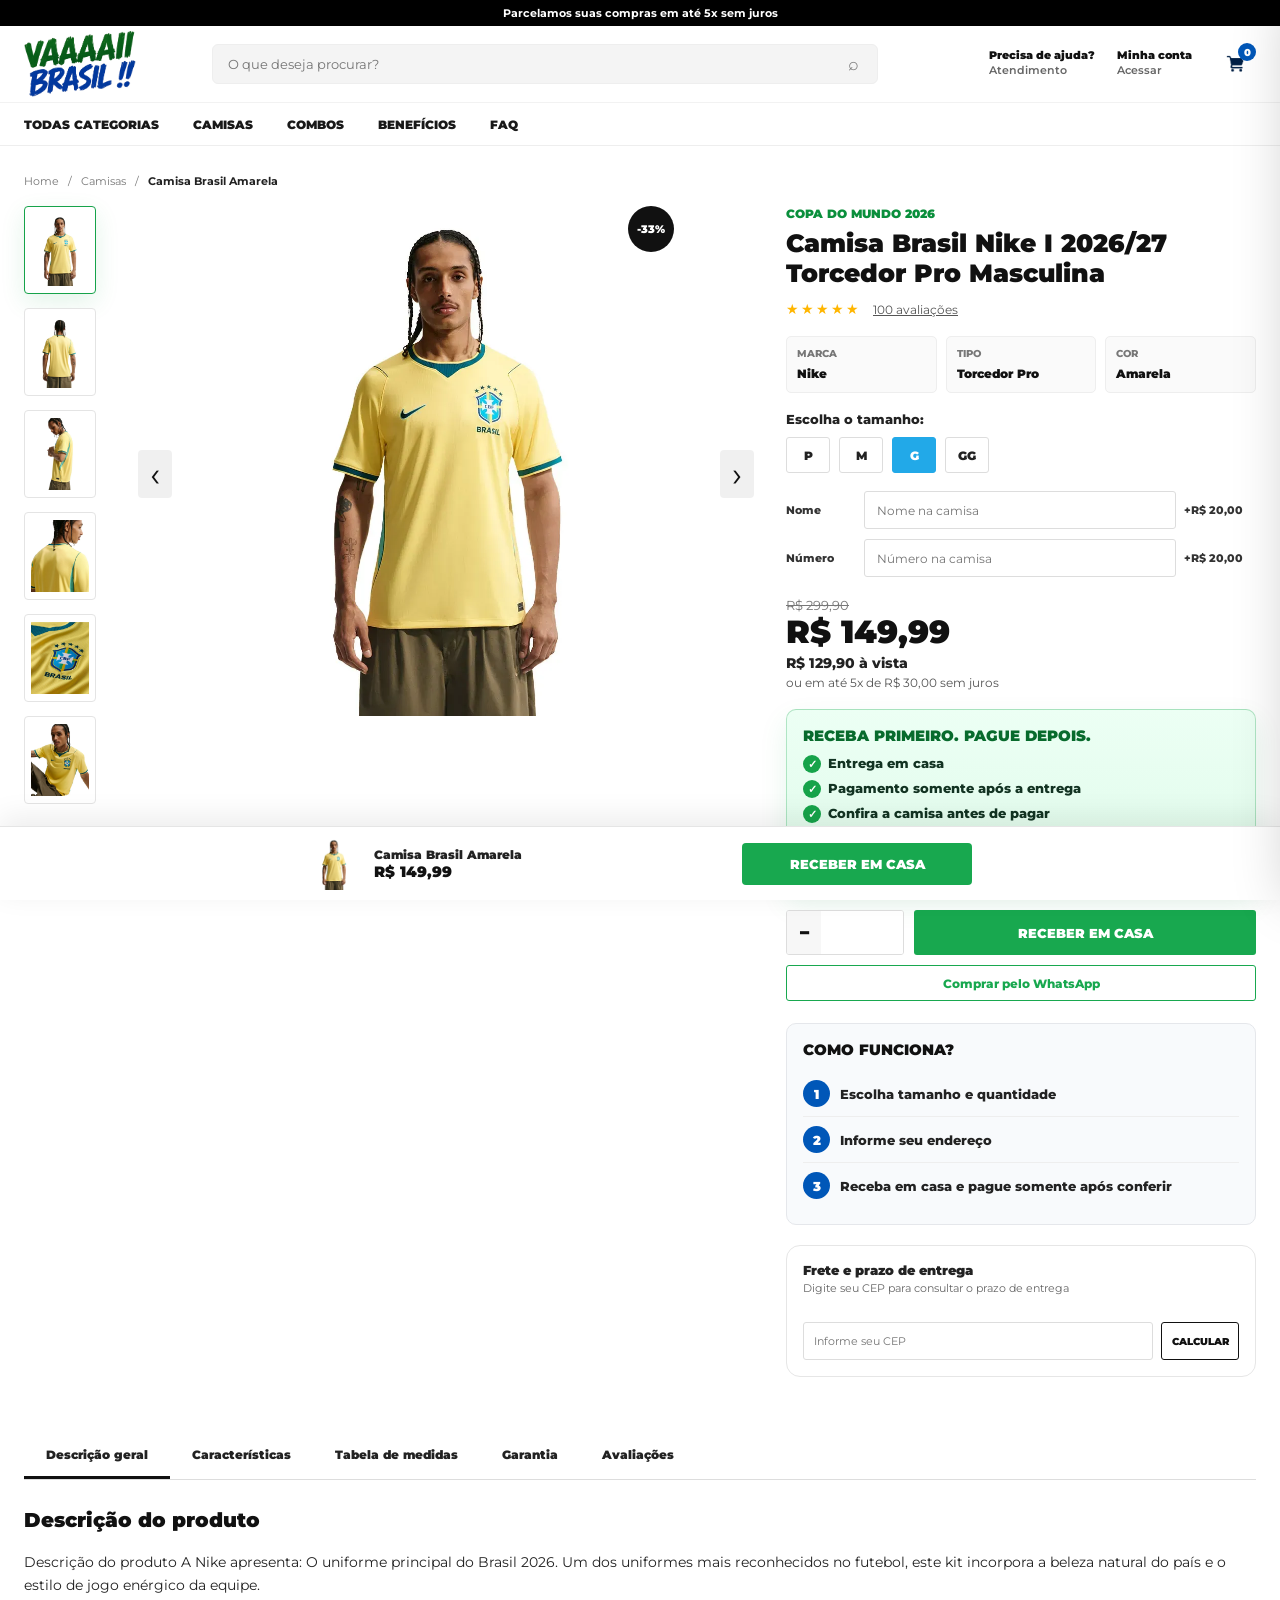
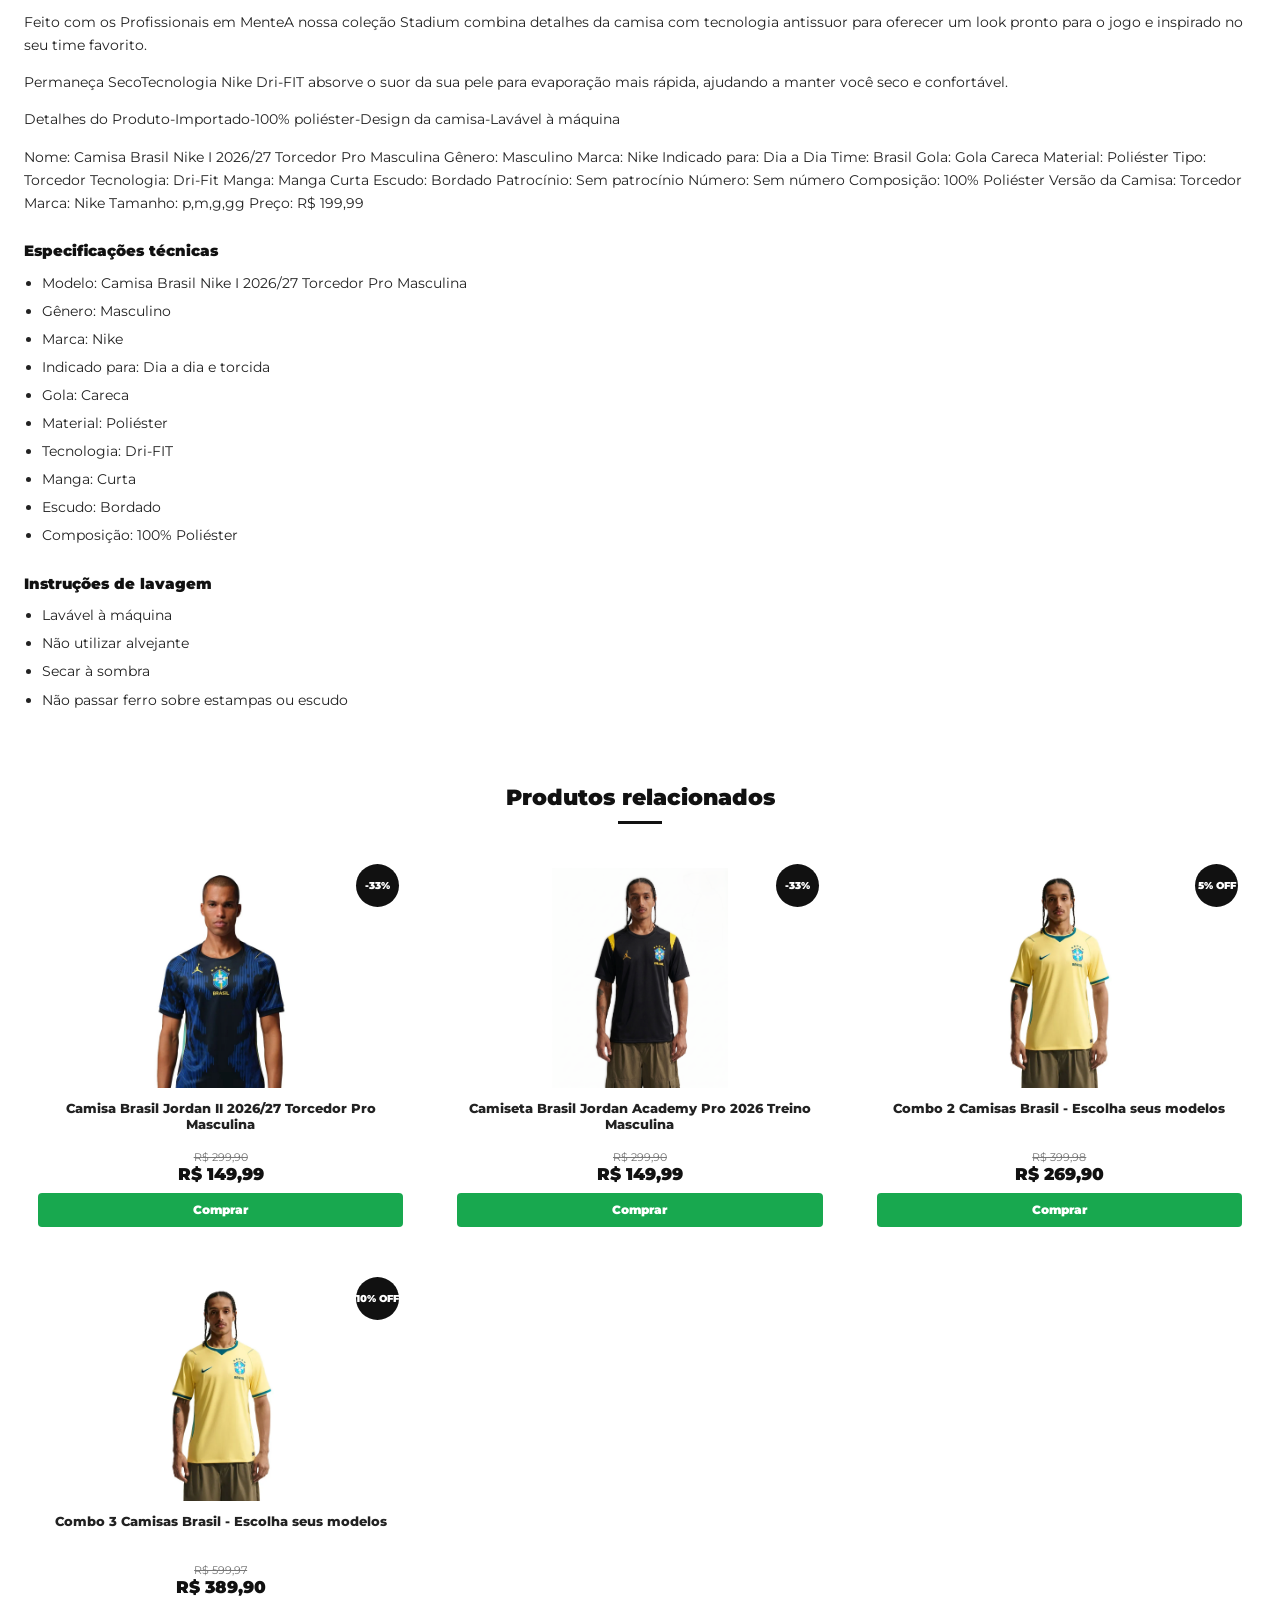
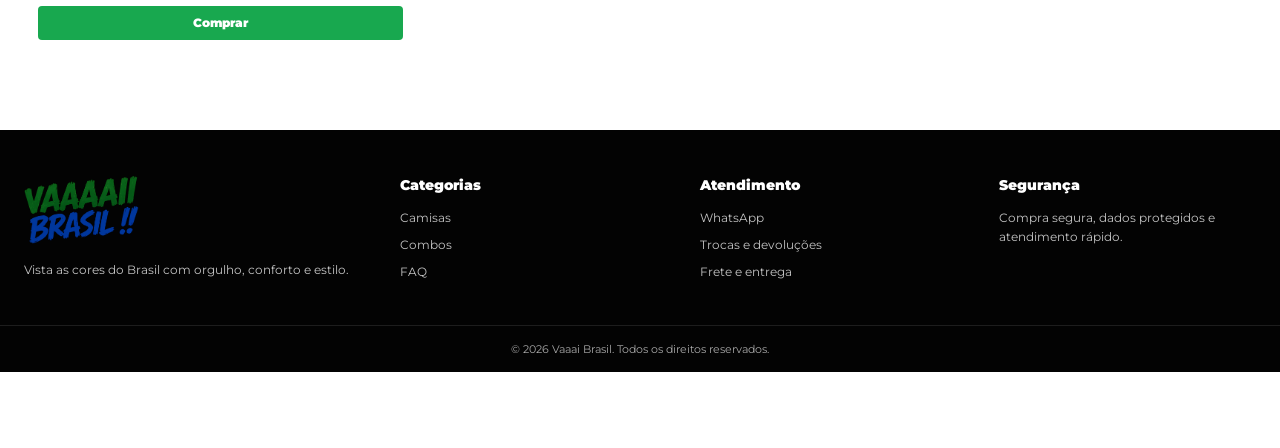
<file: produto.html>
<!DOCTYPE html>
<html lang="pt-BR">
<head>
  <meta charset="UTF-8" />
  <meta name="viewport" content="width=device-width, initial-scale=1.0" />

  <title id="pageTitle">Produto | Vaaai Brasil</title>

  <link rel="stylesheet" href="css/style-produto.css" />

  <link rel="preconnect" href="https://fonts.googleapis.com">
  <link rel="preconnect" href="https://fonts.gstatic.com" crossorigin>
  <link
    href="https://fonts.googleapis.com/css2?family=Montserrat:wght@500;600;700;800;900&display=swap"
    rel="stylesheet"
  >
</head>

<body>

  <div class="product-topbar">
    Parcelamos suas compras em até 5x sem juros
  </div>

  <header class="product-header">
    <div class="product-container product-header-inner">

    <button class="mobile-menu-trigger" type="button" aria-label="Abrir menu">
        <span></span>
        <span></span>
        <span></span>
    </button>
      <a href="index.html" class="product-logo">
        <img src="assets/logo.png" alt="Vaaai Brasil">
      </a>

      <div class="product-search">
        <input type="text" placeholder="O que deseja procurar?">
        <button type="button" aria-label="Buscar">⌕</button>
      </div>

      <div class="product-header-actions">
        <div class="header-action-text">
          <strong>Precisa de ajuda?</strong>
          <span>Atendimento</span>
        </div>

        <div class="header-action-text">
          <strong>Minha conta</strong>
          <span>Acessar</span>
        </div>

        <button class="product-cart js-open-cart" id="openCartButton" type="button" aria-label="Abrir carrinho">
  <img src="assets/icon-hero/carrinho.png" alt="">
  <span class="cart-count">0</span>
</button>
      </div>
    </div>

    <nav class="product-nav">
      <div class="product-container product-nav-inner">
        <a href="index.html">Todas categorias</a>
        <a href="index.html#camisas">Camisas</a>
        <a href="index.html#combos">Combos</a>
        <a href="index.html#por-que-comprar">Benefícios</a>
        <a href="index.html#faq">FAQ</a>
      </div>
    </nav>
  </header>

  <main>
    <section class="product-main product-container">
      <div class="breadcrumb">
        <a href="index.html">Home</a>
        <span>/</span>
        <a href="index.html#camisas">Camisas</a>
        <span>/</span>
        <strong id="breadcrumbName">Produto</strong>
      </div>

      <div class="product-layout">
        <aside class="product-thumbs" id="productThumbs"></aside>

        <div class="product-gallery">
          <span class="product-discount" id="productDiscount"></span>
          <button class="gallery-arrow gallery-arrow-left" type="button" id="prevImage">‹</button>
          <img id="mainProductImage" src="" alt="">
          <button class="gallery-arrow gallery-arrow-right" type="button" id="nextImage">›</button>
        </div>

        <section class="product-info">
          <span class="product-category" id="productCategory"></span>

          <h1 id="productName">Carregando produto...</h1>

          <div class="product-rating">
            <span>★★★★★</span>
            <a href="#avaliacoes">100 avaliações</a>
          </div>

          <div class="product-mini-info">
            <div>
              <strong>Marca</strong>
              <span id="productBrand">-</span>
            </div>

            <div>
              <strong>Tipo</strong>
              <span id="productType">-</span>
            </div>

            <div>
              <strong>Cor</strong>
              <span id="productColor">-</span>
            </div>
          </div>

          <div class="size-block">
            <p>Escolha o tamanho:</p>
            <div class="sizes" id="sizeButtons"></div>
          </div>

          <div class="custom-fields">
            <label>
                <span>Nome</span>
                <input id="customName" type="text" placeholder="Nome na camisa" maxlength="12">
                <small>+R$ 20,00</small>
            </label>

            <label>
                <span>Número</span>
                <input id="customNumber" type="text" placeholder="Número na camisa" maxlength="2" inputmode="numeric">
                <small>+R$ 20,00</small>
            </label>
          </div>

          <div class="combo-builder" id="comboBuilder" hidden>
  <div class="combo-builder-header">
    <strong>Monte seu combo</strong>
    <span>Escolha os modelos, tamanhos e personalização de cada camisa</span>
  </div>

  <div class="combo-slots" id="comboSlots"></div>
</div>

          <div class="price-box">
            <span class="old-price" id="oldPrice"></span>
            <strong id="productPrice"></strong>
            <p id="cashPrice"></p>
            <small id="installments"></small>
          </div>


          <div class="product-local-trust">
  <strong>Receba primeiro. Pague depois.</strong>

  <ul>
    <li>Entrega em casa</li>
    <li>Pagamento somente após a entrega</li>
    <li>Confira a camisa antes de pagar</li>
    <li>Troca fácil pelo WhatsApp</li>
  </ul>

  <p>📍 Entregamos em <span id="productDeliveryCity">toda sua região</span></p>
</div>

          <div class="buy-row">
            <div class="qty-control">
              <button type="button" id="minusQty">−</button>
              <input type="text" id="qtyInput" value="1" readonly>
              <button type="button" id="plusQty">+</button>
            </div>

            <button class="buy-button" id="addToCartButton" type="button">Receber em casa</button>
          </div>

          <a href="#" class="whatsapp-button" id="whatsappButton" target="_blank">
            Comprar pelo WhatsApp
          </a>

          <div class="product-how-it-works">
  <h3>Como funciona?</h3>

  <div>
    <span>1</span>
    <p>Escolha tamanho e quantidade</p>
  </div>

  <div>
    <span>2</span>
    <p>Informe seu endereço</p>
  </div>

  <div>
    <span>3</span>
    <p>Receba em casa e pague somente após conferir</p>
  </div>
</div>

          <div class="shipping-area product-shipping-area">
  <div class="shipping-card shipping-card-main">
    <div>
      <strong>Frete e prazo de entrega</strong>
      <span>Digite seu CEP para consultar o prazo de entrega</span>
    </div>

    <div class="cep-form product-cep-form">
      <input 
        id="productCep" 
        type="text" 
        placeholder="Informe seu CEP" 
        maxlength="9"
        inputmode="numeric"
      >

      <button id="productCepButton" type="button">
        Calcular
      </button>
    </div>

    <p class="product-shipping-result" id="productShippingResult"></p>
  </div>
</div>
        </section>
      </div>
    </section>

    <section class="product-details product-container">
      <div class="tabs">
        <button class="tab-button active" type="button" data-tab="descricao">Descrição geral</button>
        <button class="tab-button" type="button" data-tab="caracteristicas">Características</button>
        <button class="tab-button" type="button" data-tab="medidas">Tabela de medidas</button>
        <button class="tab-button" type="button" data-tab="garantia">Garantia</button>
        <button class="tab-button" type="button" data-tab="avaliacoes">Avaliações</button>
      </div>

      <div class="tab-content active" id="descricao">
        <article class="description-content">
          <h2 id="descriptionTitle">Descrição do produto</h2>
          <div id="productDescription"></div>

          <h3>Especificações técnicas</h3>
          <ul id="productSpecs"></ul>

          <h3>Instruções de lavagem</h3>
          <ul id="productWashing"></ul>
        </article>
      </div>

      <div class="tab-content" id="caracteristicas">
        <article class="description-content">
          <h2>Características</h2>
          <p>
            Produto desenvolvido para oferecer conforto, leveza e estilo em dias de jogo,
            treinos ou uso casual.
          </p>
        </article>
      </div>

      <div class="tab-content" id="medidas">
        <div class="size-table-box">
          <h2>Tabela de medidas</h2>

          <table>
            <thead>
              <tr>
                <th>Tamanho</th>
                <th>Altura</th>
                <th>Largura</th>
              </tr>
            </thead>

            <tbody>
              <tr>
                <td>P</td>
                <td>70 cm</td>
                <td>50 cm</td>
              </tr>
              <tr>
                <td>M</td>
                <td>72 cm</td>
                <td>52 cm</td>
              </tr>
              <tr>
                <td>G</td>
                <td>74 cm</td>
                <td>54 cm</td>
              </tr>
              <tr>
                <td>GG</td>
                <td>76 cm</td>
                <td>56 cm</td>
              </tr>
            </tbody>
          </table>
        </div>
      </div>

      <div class="tab-content" id="garantia">
        <article class="description-content">
          <h2>Garantia</h2>
          <p>
            Garantia contra defeitos de fabricação. Para trocas, mantenha o produto sem uso,
            com embalagem e etiquetas preservadas.
          </p>
        </article>
      </div>

      <div class="tab-content" id="avaliacoes">
        <article class="description-content">
          <h2>Avaliações</h2>
          <p>Ainda não existem avaliações para este produto.</p>
        </article>
      </div>
    </section>

    <section class="related-products product-container">
      <h2>Produtos relacionados</h2>
      <div class="related-grid" id="relatedGrid"></div>
    </section>
  </main>

  <footer class="product-footer">
    <div class="product-container footer-grid">
      <div>
        <img src="assets/logo.png" alt="Vaaai Brasil" class="footer-logo">
        <p>Vista as cores do Brasil com orgulho, conforto e estilo.</p>
      </div>

      <div>
        <h3>Categorias</h3>
        <a href="index.html#camisas">Camisas</a>
        <a href="index.html#combos">Combos</a>
        <a href="index.html#faq">FAQ</a>
      </div>

      <div>
        <h3>Atendimento</h3>
        <a href="#">WhatsApp</a>
        <a href="#">Trocas e devoluções</a>
        <a href="#">Frete e entrega</a>
      </div>

      <div>
        <h3>Segurança</h3>
        <p>Compra segura, dados protegidos e atendimento rápido.</p>
      </div>
    </div>

    <div class="footer-copy">
      © 2026 Vaaai Brasil. Todos os direitos reservados.
    </div>
  </footer>

  <div class="sticky-buy">
    <div class="sticky-product">
      <img id="stickyImage" src="" alt="">
      <div>
        <strong id="stickyName">Produto</strong>
        <span id="stickyPrice">R$ 0,00</span>
      </div>
    </div>

    <button id="stickyAddToCart" type="button">Receber em casa</button>
  </div>




<div class="cart-overlay" id="cartOverlay"></div>

<aside class="cart-drawer" id="cartDrawer">
  <div class="cart-drawer-header">
    <button type="button" id="closeCartButton" class="cart-close-top" aria-label="Fechar carrinho">
      <span>‹</span>
      <strong>Fechar</strong>
    </button>

    <h3>Carrinho de Compras</h3>

    <div class="cart-header-spacer"></div>
  </div>

  <div class="cart-items" id="cartItems"></div>

  <div class="cart-empty" id="cartEmpty">
    Seu carrinho está vazio.
  </div>

  <div class="cart-summary">
    <div class="cart-summary-total">
      <span>Total:</span>
      <strong id="cartSubtotal">R$ 0,00</strong>
    </div>

    <button class="cart-checkout" id="cartWhatsappButton" type="button">
      SOLICITAR ENTREGA
    </button>

    <button class="cart-continue" id="continueShoppingButton" type="button">
      CONTINUAR COMPRANDO
    </button>

    <button class="cart-clear" id="clearCartButton" type="button" style="display: none;">
      Limpar carrinho
    </button>
  </div>
</aside>


  <script src="js/script-produto.js"></script>
</body>
</html>
</file>
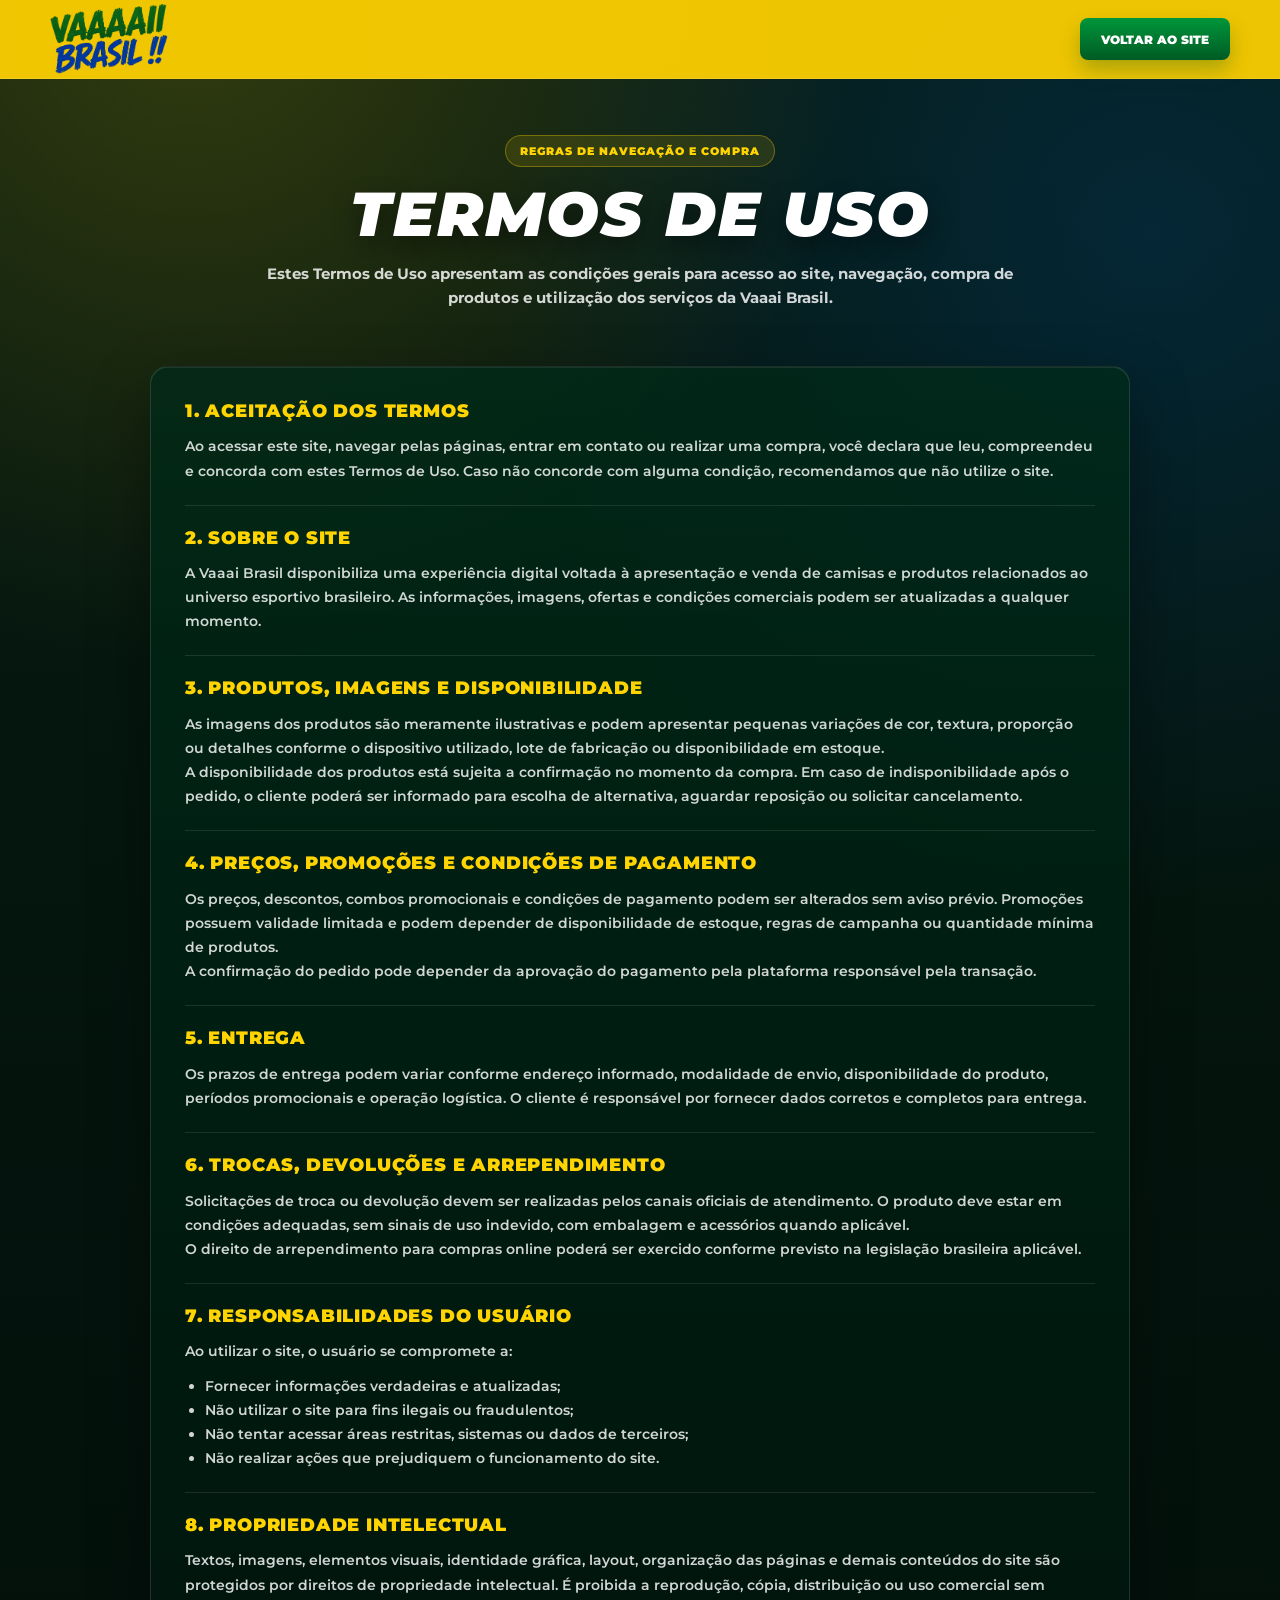
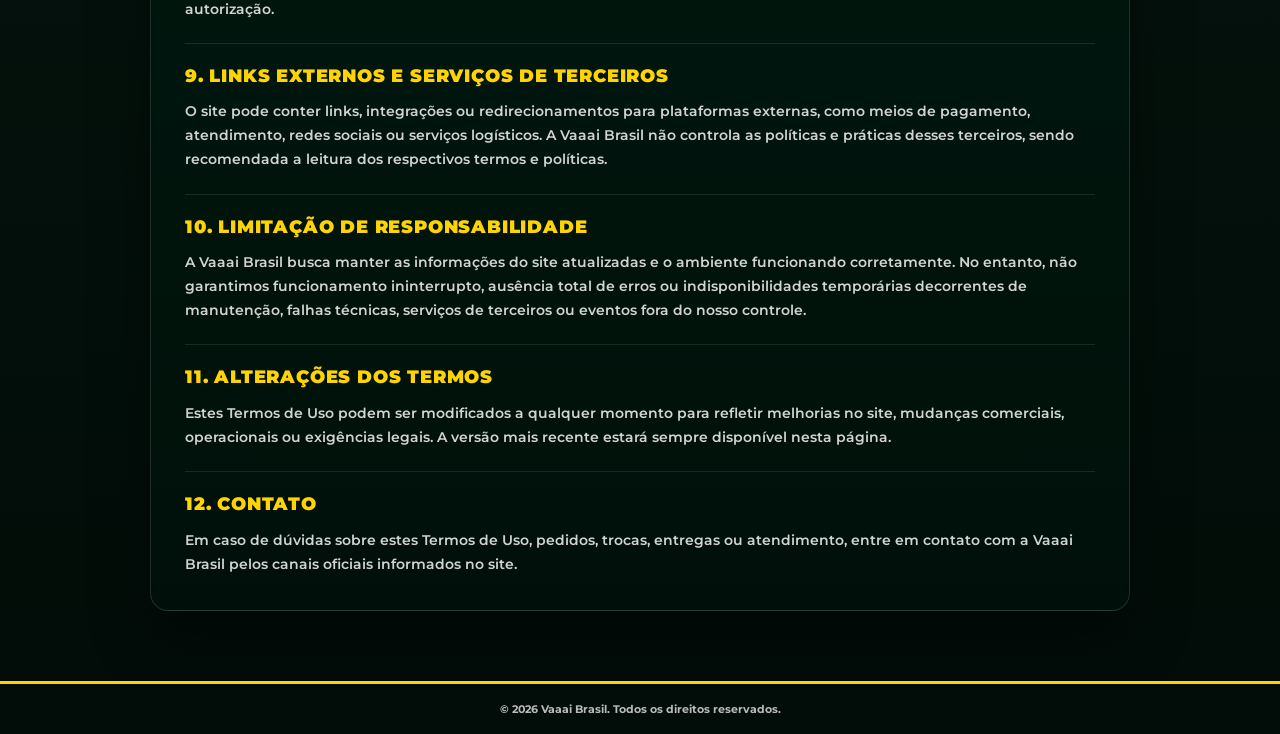
<file: termos-de-uso.html>
<!DOCTYPE html>
<html lang="pt-BR">
<head>
  <meta charset="UTF-8" />
  <meta name="viewport" content="width=device-width, initial-scale=1.0" />

  <title>Termos de Uso | Vaaai Brasil</title>

  <link rel="preconnect" href="https://fonts.googleapis.com">
  <link rel="preconnect" href="https://fonts.gstatic.com" crossorigin>
  <link 
    href="https://fonts.googleapis.com/css2?family=Montserrat:wght@500;600;700;800;900&display=swap" 
    rel="stylesheet"
  >

  <style>
    * {
      margin: 0;
      padding: 0;
      box-sizing: border-box;
    }

    html {
      scroll-behavior: smooth;
    }

    body {
      font-family: "Montserrat", sans-serif;
      background: #061b12;
      color: #ffffff;
      overflow-x: hidden;
    }

    a {
      color: inherit;
      text-decoration: none;
    }

    .legal-page {
      min-height: 100vh;
      background:
        radial-gradient(circle at 15% 0%, rgba(255, 212, 0, 0.18), transparent 26%),
        radial-gradient(circle at 90% 10%, rgba(0, 87, 184, 0.22), transparent 28%),
        linear-gradient(180deg, #061b12 0%, #020c08 100%);
    }

    .legal-header {
      border-bottom: 1px solid rgba(255, 255, 255, 0.12);
      background: rgba(248, 204, 0, 0.96);
    }

    .legal-header-content {
      width: min(1180px, calc(100% - 32px));
      margin: 0 auto;
      height: 78px;
      display: flex;
      align-items: center;
      justify-content: space-between;
    }

    .legal-logo img {
      width: 118px;
      display: block;
    }

    .back-home {
      min-width: 150px;
      height: 42px;
      padding: 0 18px;
      border-radius: 8px;
      background: linear-gradient(180deg, #00963b, #005b24);
      color: #ffffff;
      display: inline-flex;
      align-items: center;
      justify-content: center;
      font-size: 12px;
      font-weight: 900;
      text-transform: uppercase;
      box-shadow: 0 10px 20px rgba(0, 77, 29, 0.28);
    }

    .legal-hero {
      width: min(980px, calc(100% - 32px));
      margin: 0 auto;
      padding: 56px 0 28px;
      text-align: center;
    }

    .legal-hero span {
      display: inline-flex;
      padding: 8px 14px;
      border-radius: 999px;
      background: rgba(255, 212, 0, 0.12);
      border: 1px solid rgba(255, 212, 0, 0.32);
      color: #ffd400;
      font-size: 11px;
      font-weight: 900;
      text-transform: uppercase;
      letter-spacing: 1px;
      margin-bottom: 18px;
    }

    .legal-hero h1 {
      color: #ffffff;
      font-size: clamp(34px, 5vw, 62px);
      line-height: 0.95;
      font-weight: 900;
      text-transform: uppercase;
      font-style: italic;
      letter-spacing: 2px;
      margin-bottom: 18px;
      text-shadow: 0 10px 24px rgba(0, 0, 0, 0.42);
    }

    .legal-hero p {
      max-width: 760px;
      margin: 0 auto;
      color: rgba(255, 255, 255, 0.82);
      font-size: 15px;
      line-height: 1.6;
      font-weight: 700;
    }

    .legal-content {
      width: min(980px, calc(100% - 32px));
      margin: 0 auto;
      padding: 28px 0 70px;
    }

    .legal-card {
      background:
        linear-gradient(180deg, rgba(0, 42, 24, 0.78), rgba(0, 16, 10, 0.94));
      border: 1px solid rgba(255, 255, 255, 0.12);
      border-radius: 18px;
      padding: 34px;
      box-shadow:
        0 24px 60px rgba(0, 0, 0, 0.36),
        inset 0 1px 0 rgba(255, 255, 255, 0.08);
    }

    .legal-section {
      padding: 22px 0;
      border-bottom: 1px solid rgba(255, 255, 255, 0.1);
    }

    .legal-section:first-child {
      padding-top: 0;
    }

    .legal-section:last-child {
      border-bottom: 0;
      padding-bottom: 0;
    }

    .legal-section h2 {
      color: #ffd400;
      font-size: 18px;
      line-height: 1.2;
      font-weight: 900;
      text-transform: uppercase;
      letter-spacing: 0.8px;
      margin-bottom: 12px;
    }

    .legal-section p,
    .legal-section li {
      color: rgba(255, 255, 255, 0.82);
      font-size: 14px;
      line-height: 1.72;
      font-weight: 600;
    }

    .legal-section ul {
      padding-left: 20px;
      margin-top: 10px;
    }

    .legal-footer {
      background: #020c08;
      border-top: 3px solid #ffd400;
      padding: 18px 0;
      text-align: center;
    }

    .legal-footer p {
      color: rgba(255, 255, 255, 0.72);
      font-size: 11px;
      font-weight: 700;
    }

    @media (max-width: 700px) {
      .legal-header-content {
        height: 70px;
      }

      .legal-logo img {
        width: 96px;
      }

      .back-home {
        min-width: 120px;
        height: 38px;
        font-size: 10px;
      }

      .legal-hero {
        padding: 42px 0 20px;
      }

      .legal-card {
        padding: 24px 18px;
        border-radius: 14px;
      }

      .legal-section h2 {
        font-size: 16px;
      }

      .legal-section p,
      .legal-section li {
        font-size: 13px;
      }
    }
  </style>
</head>

<body>
  <div class="legal-page">

    <header class="legal-header">
      <div class="legal-header-content">
        <a href="index.html" class="legal-logo">
          <img src="assets/logo.png" alt="Vaaai Brasil">
        </a>

        <a href="index.html" class="back-home">Voltar ao site</a>
      </div>
    </header>

    <section class="legal-hero">
      <span>Regras de navegação e compra</span>
      <h1>Termos de Uso</h1>
      <p>
        Estes Termos de Uso apresentam as condições gerais para acesso ao site,
        navegação, compra de produtos e utilização dos serviços da Vaaai Brasil.
      </p>
    </section>

    <main class="legal-content">
      <div class="legal-card">

        <section class="legal-section">
          <h2>1. Aceitação dos termos</h2>
          <p>
            Ao acessar este site, navegar pelas páginas, entrar em contato ou realizar
            uma compra, você declara que leu, compreendeu e concorda com estes Termos
            de Uso. Caso não concorde com alguma condição, recomendamos que não utilize
            o site.
          </p>
        </section>

        <section class="legal-section">
          <h2>2. Sobre o site</h2>
          <p>
            A Vaaai Brasil disponibiliza uma experiência digital voltada à apresentação
            e venda de camisas e produtos relacionados ao universo esportivo brasileiro.
            As informações, imagens, ofertas e condições comerciais podem ser atualizadas
            a qualquer momento.
          </p>
        </section>

        <section class="legal-section">
          <h2>3. Produtos, imagens e disponibilidade</h2>
          <p>
            As imagens dos produtos são meramente ilustrativas e podem apresentar pequenas
            variações de cor, textura, proporção ou detalhes conforme o dispositivo utilizado,
            lote de fabricação ou disponibilidade em estoque.
          </p>
          <p>
            A disponibilidade dos produtos está sujeita a confirmação no momento da compra.
            Em caso de indisponibilidade após o pedido, o cliente poderá ser informado para
            escolha de alternativa, aguardar reposição ou solicitar cancelamento.
          </p>
        </section>

        <section class="legal-section">
          <h2>4. Preços, promoções e condições de pagamento</h2>
          <p>
            Os preços, descontos, combos promocionais e condições de pagamento podem ser
            alterados sem aviso prévio. Promoções possuem validade limitada e podem depender
            de disponibilidade de estoque, regras de campanha ou quantidade mínima de produtos.
          </p>
          <p>
            A confirmação do pedido pode depender da aprovação do pagamento pela plataforma
            responsável pela transação.
          </p>
        </section>

        <section class="legal-section">
          <h2>5. Entrega</h2>
          <p>
            Os prazos de entrega podem variar conforme endereço informado, modalidade de envio,
            disponibilidade do produto, períodos promocionais e operação logística. O cliente
            é responsável por fornecer dados corretos e completos para entrega.
          </p>
        </section>

        <section class="legal-section">
          <h2>6. Trocas, devoluções e arrependimento</h2>
          <p>
            Solicitações de troca ou devolução devem ser realizadas pelos canais oficiais de
            atendimento. O produto deve estar em condições adequadas, sem sinais de uso indevido,
            com embalagem e acessórios quando aplicável.
          </p>
          <p>
            O direito de arrependimento para compras online poderá ser exercido conforme previsto
            na legislação brasileira aplicável.
          </p>
        </section>

        <section class="legal-section">
          <h2>7. Responsabilidades do usuário</h2>
          <p>
            Ao utilizar o site, o usuário se compromete a:
          </p>
          <ul>
            <li>Fornecer informações verdadeiras e atualizadas;</li>
            <li>Não utilizar o site para fins ilegais ou fraudulentos;</li>
            <li>Não tentar acessar áreas restritas, sistemas ou dados de terceiros;</li>
            <li>Não realizar ações que prejudiquem o funcionamento do site.</li>
          </ul>
        </section>

        <section class="legal-section">
          <h2>8. Propriedade intelectual</h2>
          <p>
            Textos, imagens, elementos visuais, identidade gráfica, layout, organização das páginas
            e demais conteúdos do site são protegidos por direitos de propriedade intelectual.
            É proibida a reprodução, cópia, distribuição ou uso comercial sem autorização.
          </p>
        </section>

        <section class="legal-section">
          <h2>9. Links externos e serviços de terceiros</h2>
          <p>
            O site pode conter links, integrações ou redirecionamentos para plataformas externas,
            como meios de pagamento, atendimento, redes sociais ou serviços logísticos. A Vaaai Brasil
            não controla as políticas e práticas desses terceiros, sendo recomendada a leitura dos
            respectivos termos e políticas.
          </p>
        </section>

        <section class="legal-section">
          <h2>10. Limitação de responsabilidade</h2>
          <p>
            A Vaaai Brasil busca manter as informações do site atualizadas e o ambiente funcionando
            corretamente. No entanto, não garantimos funcionamento ininterrupto, ausência total de
            erros ou indisponibilidades temporárias decorrentes de manutenção, falhas técnicas,
            serviços de terceiros ou eventos fora do nosso controle.
          </p>
        </section>

        <section class="legal-section">
          <h2>11. Alterações dos termos</h2>
          <p>
            Estes Termos de Uso podem ser modificados a qualquer momento para refletir melhorias
            no site, mudanças comerciais, operacionais ou exigências legais. A versão mais recente
            estará sempre disponível nesta página.
          </p>
        </section>

        <section class="legal-section">
          <h2>12. Contato</h2>
          <p>
            Em caso de dúvidas sobre estes Termos de Uso, pedidos, trocas, entregas ou atendimento,
            entre em contato com a Vaaai Brasil pelos canais oficiais informados no site.
          </p>
        </section>

      </div>
    </main>

    <footer class="legal-footer">
      <p>© 2026 Vaaai Brasil. Todos os direitos reservados.</p>
    </footer>

  </div>
</body>
</html>
</file>
<file: css/style-produto.css>
* {
  margin: 0;
  padding: 0;
  box-sizing: border-box;
}

html {
  scroll-behavior: smooth;
}

body {
  font-family: "Montserrat", sans-serif;
  background: #ffffff;
  color: #111111;
  overflow-x: hidden;
  padding-bottom: 76px;
}

a {
  text-decoration: none;
  color: inherit;
}

button,
input {
  font-family: inherit;
}

button {
  cursor: pointer;
}

img {
  max-width: 100%;
  display: block;
}

.product-container {
  width: min(1280px, calc(100% - 48px));
  margin: 0 auto;
}

.product-topbar {
  height: 26px;
  display: grid;
  place-items: center;
  background: #000000;
  color: #ffffff;
  font-size: 11px;
  font-weight: 700;
}

.product-header {
  background: #ffffff;
  border-bottom: 1px solid #eeeeee;
}

.product-header-inner {
  height: 76px;
  display: grid;
  grid-template-columns: 160px 1fr 350px;
  align-items: center;
  gap: 28px;
}

.product-logo img {
  width: 112px;
  height: auto;
}

.product-search {
  height: 40px;
  display: flex;
  align-items: center;
  background: #f4f4f4;
  border: 1px solid #eeeeee;
  border-radius: 6px;
  overflow: hidden;
}

.product-search input {
  flex: 1;
  height: 100%;
  border: 0;
  outline: none;
  background: transparent;
  padding: 0 15px;
  color: #222222;
  font-size: 13px;
}

.product-search button {
  width: 48px;
  height: 100%;
  border: 0;
  background: transparent;
  color: #777777;
  font-size: 18px;
}

.product-header-actions {
  display: flex;
  align-items: center;
  justify-content: flex-end;
  gap: 22px;
}

.header-action-text {
  line-height: 1.05;
}

.header-action-text strong {
  display: block;
  color: #111111;
  font-size: 11px;
  font-weight: 900;
}

.header-action-text span {
  color: #666666;
  font-size: 11px;
  font-weight: 600;
}

.product-cart {
  position: relative;
  width: 42px;
  height: 42px;
  display: grid;
  place-items: center;
  border: 0;
  background: transparent;
}

.product-cart img {
  width: 30px;
  height: 30px;
  object-fit: contain;
}

.product-cart span {
  position: absolute;
  top: 0;
  right: 0;
  width: 18px;
  height: 18px;
  display: grid;
  place-items: center;
  border-radius: 999px;
  background: #0057b8;
  color: #ffffff;
  font-size: 10px;
  font-weight: 900;
}

.product-nav {
  border-top: 1px solid #f2f2f2;
}

.product-nav-inner {
  height: 42px;
  display: flex;
  align-items: center;
  gap: 34px;
}

.product-nav-inner a {
  color: #191919;
  font-size: 12px;
  font-weight: 900;
  text-transform: uppercase;
}

.product-main {
  padding-top: 28px;
}

.breadcrumb {
  display: flex;
  align-items: center;
  gap: 9px;
  margin-bottom: 18px;
  color: #777777;
  font-size: 11px;
}

.breadcrumb strong {
  color: #222222;
}

.product-layout {
  display: grid;
  grid-template-columns: 82px minmax(420px, 1fr) 470px;
  gap: 32px;
  align-items: start;
}

.product-thumbs {
  display: flex;
  flex-direction: column;
  gap: 14px;
}

.product-thumb {
  width: 72px;
  height: 88px;
  display: grid;
  place-items: center;
  padding: 6px;
  border: 1px solid #e4e4e4;
  border-radius: 4px;
  background: #ffffff;
  transition: 0.2s ease;
}

.product-thumb img {
  width: 100%;
  height: 100%;
  object-fit: contain;
}

.product-thumb.active,
.product-thumb:hover {
  border-color: #16a34a;
  box-shadow: 0 8px 24px rgba(22, 163, 74, 0.12);
}

.product-gallery {
  position: relative;
  min-height: 530px;
  display: grid;
  place-items: start center;
  background: #ffffff;
}

.product-gallery img {
  width: min(540px, 100%);
  height: 510px;
  object-fit: contain;
}

.product-discount {
  position: absolute;
  top: 0;
  right: 13%;
  z-index: 3;
  width: 46px;
  height: 46px;
  display: grid;
  place-items: center;
  border-radius: 50%;
  background: #111111;
  color: #ffffff;
  font-size: 11px;
  font-weight: 900;
}

.gallery-arrow {
  position: absolute;
  top: 46%;
  z-index: 4;
  width: 34px;
  height: 48px;
  border: 0;
  background: rgba(0, 0, 0, 0.06);
  color: #111111;
  font-size: 34px;
  line-height: 1;
  border-radius: 4px;
}

.gallery-arrow-left {
  left: 0;
}

.gallery-arrow-right {
  right: 0;
}

.product-category {
  display: block;
  margin-bottom: 8px;
  color: #0a8f3c;
  font-size: 12px;
  font-weight: 900;
  text-transform: uppercase;
}

.product-info h1 {
  margin-bottom: 12px;
  color: #111111;
  font-size: 25px;
  line-height: 1.18;
  font-weight: 900;
}

.product-rating {
  display: flex;
  align-items: center;
  gap: 12px;
  margin-bottom: 18px;
}

.product-rating span {
  color: #ffb600;
  font-size: 14px;
  letter-spacing: 2px;
}

.product-rating a {
  color: #555555;
  font-size: 12px;
  text-decoration: underline;
}

.product-mini-info {
  display: grid;
  grid-template-columns: repeat(3, 1fr);
  gap: 9px;
  margin-bottom: 18px;
}

.product-mini-info div {
  padding: 10px;
  border: 1px solid #eeeeee;
  border-radius: 5px;
  background: #fafafa;
}

.product-mini-info strong {
  display: block;
  margin-bottom: 3px;
  color: #777777;
  font-size: 10px;
  font-weight: 800;
  text-transform: uppercase;
}

.product-mini-info span {
  color: #111111;
  font-size: 12px;
  font-weight: 900;
}

.size-block {
  margin-bottom: 18px;
}

.size-block p {
  margin-bottom: 10px;
  color: #222222;
  font-size: 13px;
  font-weight: 800;
}

.sizes {
  display: flex;
  gap: 9px;
}

.size-button {
  width: 44px;
  height: 36px;
  border: 1px solid #dddddd;
  border-radius: 3px;
  background: #ffffff;
  color: #222222;
  font-size: 12px;
  font-weight: 900;
}

.size-button.active,
.size-button:hover {
  border-color: #22a9e8;
  background: #22a9e8;
  color: #ffffff;
}

.custom-fields {
  display: grid;
  gap: 10px;
  margin-bottom: 20px;
}

.custom-fields label {
  display: grid;
  grid-template-columns: 70px 1fr 72px;
  align-items: center;
  gap: 8px;
}

.custom-fields span,
.custom-fields small {
  color: #333333;
  font-size: 11px;
  font-weight: 800;
}

.custom-fields input {
  height: 38px;
  border: 1px solid #dddddd;
  border-radius: 3px;
  outline: none;
  padding: 0 12px;
  color: #222222;
  font-size: 12px;
}

.price-box {
  margin-bottom: 18px;
}

.old-price {
  display: block;
  margin-bottom: 3px;
  color: #777777;
  font-size: 13px;
  text-decoration: line-through;
}

.price-box strong {
  display: block;
  margin-bottom: 6px;
  color: #111111;
  font-size: 32px;
  line-height: 1;
  font-weight: 900;
}

.price-box p {
  color: #222222;
  font-size: 14px;
  font-weight: 800;
}

.price-box small {
  color: #555555;
  font-size: 12px;
}

.buy-row {
  display: grid;
  grid-template-columns: 118px 1fr;
  gap: 10px;
  margin-bottom: 10px;
}

.qty-control {
  height: 45px;
  display: grid;
  grid-template-columns: 34px 1fr 34px;
  overflow: hidden;
  border: 1px solid #dddddd;
  border-radius: 3px;
}

.qty-control button {
  border: 0;
  background: #f7f7f7;
  color: #111111;
  font-size: 18px;
  font-weight: 900;
}

.qty-control input {
  border: 0;
  outline: none;
  text-align: center;
  color: #111111;
  font-size: 13px;
  font-weight: 900;
}

.buy-button {
  height: 45px;
  border: 0;
  border-radius: 3px;
  background: #18a84f;
  color: #ffffff;
  font-size: 13px;
  font-weight: 900;
  text-transform: uppercase;
  transition: 0.2s ease;
}

.buy-button:hover {
  background: #0e8c3f;
}

.whatsapp-button {
  height: 36px;
  display: grid;
  place-items: center;
  margin-bottom: 22px;
  border: 1px solid #18a84f;
  border-radius: 3px;
  color: #18a84f;
  font-size: 12px;
  font-weight: 800;
}

.shipping-area {
  display: grid;
  gap: 18px;
  margin-top: 18px;
}

.shipping-card {
  display: grid;
  grid-template-columns: 1fr 220px;
  gap: 15px;
  align-items: center;
}

.shipping-card strong {
  display: block;
  color: #222222;
  font-size: 13px;
  font-weight: 900;
}

.shipping-card span {
  display: block;
  margin-top: 3px;
  color: #666666;
  font-size: 11px;
}

.cep-form {
  display: grid;
  grid-template-columns: 1fr 78px;
  gap: 8px;
}

.cep-form input {
  height: 38px;
  border: 1px solid #dddddd;
  border-radius: 3px;
  outline: none;
  padding: 0 10px;
  font-size: 11px;
}

.cep-form button {
  height: 38px;
  border: 1px solid #111111;
  border-radius: 3px;
  background: #ffffff;
  color: #111111;
  font-size: 10px;
  font-weight: 900;
  text-transform: uppercase;
}

.product-details {
  margin-top: 56px;
}

.tabs {
  display: flex;
  align-items: center;
  border-bottom: 1px solid #dddddd;
  margin-bottom: 24px;
}

.tab-button {
  padding: 14px 22px;
  border: 0;
  border-bottom: 3px solid transparent;
  background: transparent;
  color: #222222;
  font-size: 12px;
  font-weight: 900;
}

.tab-button.active {
  border-color: #111111;
}

.tab-content {
  display: none;
}

.tab-content.active {
  display: block;
}

.description-content {
  color: #222222;
  font-size: 14px;
  line-height: 1.65;
}

.description-content h2 {
  margin-bottom: 14px;
  color: #111111;
  font-size: 20px;
  font-weight: 900;
}

.description-content h3 {
  margin: 24px 0 8px;
  color: #111111;
  font-size: 15px;
  font-weight: 900;
}

.description-content p {
  margin-bottom: 14px;
}

.description-content ul {
  padding-left: 18px;
}

.description-content li {
  margin-bottom: 5px;
}

.size-table-box h2 {
  margin-bottom: 16px;
  font-size: 20px;
  font-weight: 900;
}

.size-table-box table {
  width: 100%;
  border-collapse: collapse;
}

.size-table-box th,
.size-table-box td {
  border: 1px solid #cccccc;
  padding: 11px;
  text-align: center;
  font-size: 13px;
}

.size-table-box th {
  background: #f2f2f2;
  font-weight: 900;
}

.related-products {
  margin-top: 72px;
  text-align: center;
}

.related-products h2 {
  margin-bottom: 30px;
  color: #111111;
  font-size: 22px;
  font-weight: 900;
}

.related-products h2::after {
  content: "";
  width: 44px;
  height: 3px;
  display: block;
  margin: 10px auto 0;
  background: #111111;
}

.related-grid {
  display: grid;
  grid-template-columns: repeat(3, 1fr);
  gap: 26px;
}

.related-card {
  position: relative;
  padding: 14px;
  border-radius: 8px;
  text-align: center;
  transition: 0.2s ease;
}

.related-card:hover {
  transform: translateY(-4px);
  box-shadow: 0 18px 42px rgba(0, 0, 0, 0.08);
}

.related-card-badge {
  position: absolute;
  top: 10px;
  right: 18px;
  z-index: 2;
  width: 43px;
  height: 43px;
  display: grid;
  place-items: center;
  border-radius: 50%;
  background: #111111;
  color: #ffffff;
  font-size: 10px;
  font-weight: 900;
}

.related-card img {
  width: 100%;
  height: 220px;
  object-fit: contain;
  margin-bottom: 12px;
}

.related-card h3 {
  min-height: 42px;
  margin-bottom: 8px;
  color: #222222;
  font-size: 13px;
  line-height: 1.25;
  font-weight: 800;
}

.related-old {
  display: block;
  color: #777777;
  font-size: 11px;
  text-decoration: line-through;
}

.related-card p {
  margin-bottom: 9px;
  color: #111111;
  font-size: 17px;
  font-weight: 900;
}

.related-buy {
  height: 34px;
  display: grid;
  place-items: center;
  border-radius: 4px;
  background: #18a84f;
  color: #ffffff;
  font-size: 12px;
  font-weight: 900;
}

.product-footer {
  margin-top: 76px;
  padding-top: 46px;
  background: #030303;
  color: #ffffff;
}

.footer-grid {
  display: grid;
  grid-template-columns: 1.3fr 1fr 1fr 1fr;
  gap: 42px;
}

.footer-logo {
  width: 115px;
  margin-bottom: 16px;
}

.footer-grid h3 {
  margin-bottom: 14px;
  font-size: 14px;
  font-weight: 900;
}

.footer-grid p,
.footer-grid a {
  color: rgba(255, 255, 255, 0.76);
  font-size: 12px;
  line-height: 1.6;
}

.footer-grid a {
  display: block;
  margin-bottom: 8px;
}

.footer-copy {
  margin-top: 36px;
  padding: 16px 0;
  border-top: 1px solid rgba(255, 255, 255, 0.1);
  color: rgba(255, 255, 255, 0.65);
  font-size: 11px;
  text-align: center;
}

.sticky-buy {
  position: fixed;
  left: 0;
  right: 0;
  bottom: 0;
  z-index: 90;
  height: 74px;
  display: flex;
  align-items: center;
  justify-content: center;
  gap: 220px;
  background: #ffffff;
  border-top: 1px solid #e5e5e5;
  box-shadow: 0 -8px 30px rgba(0, 0, 0, 0.08);
}

.sticky-product {
  display: flex;
  align-items: center;
  gap: 14px;
}

.sticky-product img {
  width: 52px;
  height: 52px;
  object-fit: contain;
}

.sticky-product strong {
  display: block;
  color: #222222;
  font-size: 12px;
  font-weight: 900;
}

.sticky-product span {
  color: #111111;
  font-size: 15px;
  font-weight: 900;
}

.sticky-buy button {
  width: 230px;
  height: 42px;
  border: 0;
  border-radius: 4px;
  background: #18a84f;
  color: #ffffff;
  font-size: 13px;
  font-weight: 900;
  text-transform: uppercase;
}

@media (max-width: 980px) {
  .product-header-inner {
    grid-template-columns: 110px 1fr;
  }

  .product-header-actions {
    display: none;
  }

  .product-nav {
    overflow-x: auto;
  }

  .product-nav-inner {
    width: max-content;
  }

  .product-layout {
    grid-template-columns: 1fr;
  }

  .product-thumbs {
    order: 2;
    flex-direction: row;
    justify-content: center;
    flex-wrap: wrap;
  }

  .product-gallery {
    order: 1;
    min-height: auto;
  }

  .product-gallery img {
    height: 390px;
  }

  .product-info {
    order: 3;
  }

  .related-grid,
  .footer-grid {
    grid-template-columns: repeat(2, 1fr);
  }

  .shipping-card {
    grid-template-columns: 1fr;
  }

  .sticky-buy {
    gap: 30px;
    justify-content: space-between;
    padding: 0 18px;
  }
}

@media (max-width: 640px) {
  body {
    padding-bottom: 88px;
  }

  .product-container {
    width: min(100% - 24px, 1280px);
  }

  .product-header-inner {
    height: auto;
    padding: 14px 0;
    grid-template-columns: 1fr;
  }

  .product-logo img {
    margin: 0 auto;
  }

  .product-info h1 {
    font-size: 21px;
  }

  .product-mini-info,
  .custom-fields label,
  .buy-row,
  .cep-form {
    grid-template-columns: 1fr;
  }

  .tabs {
    overflow-x: auto;
  }

  .tab-button {
    white-space: nowrap;
  }

  .related-grid,
  .footer-grid {
    grid-template-columns: 1fr;
  }

  .sticky-buy {
    height: 82px;
  }

  .sticky-product {
    max-width: 190px;
  }

  .sticky-buy button {
    width: 140px;
  }
}


/* =========================================================
   PRODUTO.HTML — AJUSTE MOBILE PREMIUM
   Cole no final do css/style-produto.css
========================================================= */

@media (max-width: 768px) {
  body {
    padding-bottom: 92px;
    background: #ffffff;
  }

  .product-container {
    width: min(100% - 24px, 1280px);
  }

  /* Topbar */
  .product-topbar {
    height: 24px;
    font-size: 9px;
    letter-spacing: 0.2px;
  }

  /* Header mobile */
  .product-header-inner {
    height: auto;
    padding: 12px 0 10px;
    display: grid;
    grid-template-columns: 40px 1fr 40px;
    gap: 10px;
    align-items: center;
  }

  .product-logo {
    justify-self: center;
  }

  .product-logo img {
    width: 104px;
    margin: 0 auto;
  }

  .product-search {
    grid-column: 1 / -1;
    order: 3;
    height: 38px;
    margin-top: 8px;
    border-radius: 999px;
    background: #f5f5f5;
  }

  .product-search input {
    font-size: 12px;
    padding-left: 16px;
  }

  .product-search button {
    font-size: 16px;
  }

  .product-header-actions {
    display: flex;
    justify-content: flex-end;
  }

  .header-action-text {
    display: none;
  }

  .product-cart {
    width: 36px;
    height: 36px;
  }

  .product-cart img {
    width: 25px;
    height: 25px;
  }

  .product-cart span {
    top: -2px;
    right: -2px;
    width: 16px;
    height: 16px;
    font-size: 9px;
  }

  /* Menu horizontal */
  .product-nav {
    overflow-x: auto;
    border-top: 1px solid #f0f0f0;
  }

  .product-nav::-webkit-scrollbar {
    display: none;
  }

  .product-nav-inner {
    width: max-content;
    height: 40px;
    gap: 22px;
    padding: 0 12px;
  }

  .product-nav-inner a {
    font-size: 10px;
    white-space: nowrap;
  }

  /* Área principal */
  .product-main {
    padding-top: 14px;
  }

  .breadcrumb {
    margin-bottom: 12px;
    font-size: 10px;
    gap: 6px;
    overflow-x: auto;
    white-space: nowrap;
  }

  .breadcrumb::-webkit-scrollbar {
    display: none;
  }

  .product-layout {
    display: flex;
    flex-direction: column;
    gap: 14px;
  }

  /* Galeria */
  .product-gallery {
    order: 1;
    min-height: auto;
    width: 100%;
    padding: 10px 0 4px;
    border-radius: 16px;
    background: #ffffff;
  }

  .product-gallery img {
    width: 100%;
    max-width: 330px;
    height: 330px;
    object-fit: contain;
    margin: 0 auto;
  }

  .product-discount {
    top: 8px;
    right: 14px;
    width: 42px;
    height: 42px;
    font-size: 10px;
  }

  .gallery-arrow {
    top: 47%;
    width: 30px;
    height: 42px;
    font-size: 28px;
    background: rgba(0, 0, 0, 0.05);
  }

  .gallery-arrow-left {
    left: 0;
  }

  .gallery-arrow-right {
    right: 0;
  }

  /* Thumbnails abaixo da imagem */
  .product-thumbs {
    order: 2;
    display: flex;
    flex-direction: row;
    gap: 9px;
    overflow-x: auto;
    padding: 2px 0 8px;
  }

  .product-thumbs::-webkit-scrollbar {
    display: none;
  }

  .product-thumb {
    width: 58px;
    height: 68px;
    flex: 0 0 58px;
    padding: 5px;
    border-radius: 8px;
  }

  /* Card das informações */
  .product-info {
    order: 3;
    padding: 16px 14px 18px;
    border: 1px solid #eeeeee;
    border-radius: 18px;
    background: #ffffff;
    box-shadow: 0 12px 34px rgba(0, 0, 0, 0.06);
  }

  .product-category {
    font-size: 10px;
    margin-bottom: 8px;
  }

  .product-info h1 {
    font-size: 18px;
    line-height: 1.22;
    margin-bottom: 10px;
    letter-spacing: -0.2px;
  }

  .product-rating {
    margin-bottom: 14px;
  }

  .product-rating span {
    font-size: 12px;
    letter-spacing: 1px;
  }

  .product-rating a {
    font-size: 11px;
  }

  .product-mini-info {
    grid-template-columns: repeat(3, 1fr);
    gap: 7px;
    margin-bottom: 15px;
  }

  .product-mini-info div {
    padding: 8px 6px;
    border-radius: 8px;
  }

  .product-mini-info strong {
    font-size: 8px;
  }

  .product-mini-info span {
    font-size: 10px;
  }

  /* Tamanhos */
  .size-block {
    margin-bottom: 16px;
  }

  .size-block p {
    font-size: 12px;
    margin-bottom: 9px;
  }

  .sizes {
    display: grid;
    grid-template-columns: repeat(4, 1fr);
    gap: 8px;
  }

  .size-button {
    width: 100%;
    height: 38px;
    border-radius: 8px;
    font-size: 12px;
  }

  /* Personalização */
  .custom-fields {
    gap: 9px;
    margin-bottom: 16px;
  }

  .custom-fields label {
    grid-template-columns: 1fr;
    gap: 5px;
  }

  .custom-fields span {
    font-size: 11px;
  }

  .custom-fields input {
    height: 42px;
    border-radius: 9px;
    font-size: 12px;
  }

  .custom-fields small {
    font-size: 10px;
  }

  /* Preços */
  .price-box {
    padding: 14px;
    margin-bottom: 14px;
    border-radius: 14px;
    background: linear-gradient(180deg, #f8f8f8, #ffffff);
    border: 1px solid #eeeeee;
  }

  .old-price {
    font-size: 12px;
  }

  .price-box strong {
    font-size: 30px;
    margin-bottom: 5px;
  }

  .price-box p {
    font-size: 13px;
  }

  .price-box small {
    font-size: 11px;
  }

  /* Comprar */
  .buy-row {
    grid-template-columns: 96px 1fr;
    gap: 8px;
    margin-bottom: 9px;
  }

  .qty-control {
    height: 46px;
    border-radius: 10px;
  }

  .buy-button {
    height: 46px;
    border-radius: 10px;
    font-size: 12px;
  }

  .whatsapp-button {
    height: 42px;
    border-radius: 10px;
    font-size: 12px;
  }

  /* Frete */
  .shipping-area {
    gap: 10px;
    margin-top: 14px;
  }

  .shipping-card {
    grid-template-columns: 1fr;
    gap: 9px;
    padding: 12px;
    border-radius: 12px;
    border: 1px solid #eeeeee;
    background: #fbfbfb;
  }

  .shipping-card strong {
    font-size: 12px;
  }

  .shipping-card span {
    font-size: 10px;
  }

  .cep-form {
    grid-template-columns: 1fr 82px;
    gap: 7px;
  }

  .cep-form input {
    height: 38px;
    border-radius: 8px;
  }

  .cep-form button {
    height: 38px;
    border-radius: 8px;
    font-size: 9px;
  }

  /* Abas viram cards mais bonitos */
  .product-details {
    margin-top: 22px;
  }

  .tabs {
    display: grid;
    grid-template-columns: 1fr;
    gap: 8px;
    border-bottom: 0;
    margin-bottom: 14px;
  }

  .tab-button {
    width: 100%;
    padding: 13px 14px;
    border: 1px solid #eeeeee;
    border-radius: 12px;
    background: #ffffff;
    text-align: left;
    font-size: 12px;
    position: relative;
  }

  .tab-button::after {
    content: "+";
    position: absolute;
    right: 14px;
    top: 50%;
    transform: translateY(-50%);
    font-size: 16px;
    font-weight: 900;
  }

  .tab-button.active {
    border-color: #111111;
    background: #f8f8f8;
  }

  .tab-button.active::after {
    content: "−";
  }

  .tab-content {
    padding: 14px;
    border: 1px solid #eeeeee;
    border-radius: 14px;
    background: #ffffff;
  }

  .description-content {
    font-size: 12px;
    line-height: 1.62;
  }

  .description-content h2 {
    font-size: 17px;
    margin-bottom: 10px;
  }

  .description-content h3 {
    font-size: 13px;
    margin: 18px 0 7px;
  }

  .description-content p {
    margin-bottom: 11px;
  }

  .description-content ul {
    padding-left: 16px;
  }

  .size-table-box h2 {
    font-size: 17px;
  }

  .size-table-box table {
    font-size: 12px;
  }

  .size-table-box th,
  .size-table-box td {
    padding: 9px 6px;
    font-size: 11px;
  }

  /* Produtos relacionados */
  .related-products {
    margin-top: 34px;
  }

  .related-products h2 {
    font-size: 19px;
    margin-bottom: 22px;
  }

  .related-grid {
    grid-template-columns: repeat(2, 1fr);
    gap: 12px;
  }

  .related-card {
    padding: 10px 8px;
    border: 1px solid #eeeeee;
    border-radius: 14px;
    background: #ffffff;
  }

  .related-card-badge {
    top: 8px;
    right: 8px;
    width: 34px;
    height: 34px;
    font-size: 8px;
  }

  .related-card img {
    height: 135px;
    margin-bottom: 8px;
  }

  .related-card h3 {
    min-height: 42px;
    font-size: 10px;
    line-height: 1.25;
    margin-bottom: 6px;
  }

  .related-old {
    font-size: 9px;
  }

  .related-card p {
    font-size: 13px;
    margin-bottom: 7px;
  }

  .related-buy {
    height: 32px;
    border-radius: 8px;
    font-size: 10px;
  }

  /* Footer */
  .product-footer {
    margin-top: 42px;
    padding-top: 34px;
  }

  .footer-grid {
    grid-template-columns: 1fr;
    gap: 24px;
    text-align: center;
  }

  .footer-logo {
    width: 110px;
    margin: 0 auto 14px;
  }

  .footer-grid h3 {
    font-size: 13px;
    margin-bottom: 10px;
  }

  .footer-grid p,
  .footer-grid a {
    font-size: 11px;
  }

  .footer-copy {
    margin-top: 26px;
    font-size: 10px;
    line-height: 1.45;
    padding: 14px 18px;
  }

  /* Barra fixa de compra */
  .sticky-buy {
    height: 78px;
    padding: 8px 12px;
    gap: 10px;
    justify-content: space-between;
  }

  .sticky-product {
    min-width: 0;
    gap: 9px;
  }

  .sticky-product img {
    width: 46px;
    height: 46px;
    flex: 0 0 46px;
  }

  .sticky-product div {
    min-width: 0;
  }

  .sticky-product strong {
    max-width: 160px;
    font-size: 10px;
    line-height: 1.2;
    white-space: nowrap;
    overflow: hidden;
    text-overflow: ellipsis;
  }

  .sticky-product span {
    font-size: 13px;
  }

  .sticky-buy button {
    width: 118px;
    height: 42px;
    border-radius: 10px;
    font-size: 11px;
  }
}

.mobile-menu-trigger {
  display: none;
}

@media (max-width: 768px) {
  .mobile-menu-trigger {
    width: 36px;
    height: 36px;
    border: 0;
    background: transparent;
    display: flex;
    flex-direction: column;
    justify-content: center;
    gap: 5px;
  }

  .mobile-menu-trigger span {
    width: 22px;
    height: 2px;
    border-radius: 999px;
    background: #111111;
    display: block;
  }
}


body.cart-open {
  overflow: hidden;
}

.cart-overlay {
  position: fixed;
  inset: 0;
  z-index: 190;
  background: rgba(0, 0, 0, 0.48);
  opacity: 0;
  visibility: hidden;
  pointer-events: none;
  transition: 0.25s ease;
}

.cart-overlay.active {
  opacity: 1;
  visibility: visible;
  pointer-events: auto;
}

.cart-drawer {
  position: fixed;
  top: 0;
  right: 0;
  z-index: 200;
  width: min(420px, 100%);
  height: 100vh;
  background: #ffffff;
  box-shadow: -18px 0 50px rgba(0, 0, 0, 0.18);
  transform: translateX(105%);
  transition: 0.28s ease;
  display: flex;
  flex-direction: column;
}

.cart-drawer.active {
  transform: translateX(0);
}


/* =========================================================
   CARRINHO MOBILE - ESTILO DO PRINT
========================================================= */

.cart-header-spacer {
  width: 72px;
  flex: 0 0 72px;
}

.cart-close-top {
  width: 72px;
  flex: 0 0 72px;
  border: 0;
  background: transparent;
  display: inline-flex;
  align-items: center;
  gap: 6px;
  color: #111111;
  padding: 0;
}

.cart-close-top span {
  font-size: 28px;
  line-height: 1;
  font-weight: 400;
}

.cart-close-top strong {
  font-size: 14px;
  font-weight: 500;
}

.cart-drawer-header h3 {
  flex: 1;
  text-align: center;
  color: #111111;
  font-size: 15px;
  font-weight: 800;
}

/* estrutura nova do item */
.cart-item {
  position: relative;
}

.cart-item-top {
  display: flex;
  align-items: flex-start;
  justify-content: space-between;
  gap: 10px;
}

.cart-item-badge {
  width: 22px;
  height: 22px;
  flex: 0 0 22px;
  border-radius: 999px;
  background: #000000;
  color: #ffffff;
  display: grid;
  place-items: center;
  font-size: 12px;
  font-weight: 900;
}

.cart-remove-icon {
  position: absolute;
  right: 0;
  top: 44px;
  width: 34px;
  height: 34px;
  border: 1px solid #e6e6e6;
  border-radius: 999px;
  background: #fafafa;
  color: #ff3a3a;
  font-size: 22px;
  line-height: 1;
}

.cart-summary-total {
  display: block !important;
  margin-bottom: 16px;
}

.cart-summary-total span {
  display: block;
  margin-bottom: 4px;
  color: #222222;
  font-size: 14px;
  font-weight: 500;
}

.cart-summary-total strong {
  display: block;
  color: #17325c;
  font-size: 18px;
  font-weight: 900;
}

.cart-continue {
  width: 100%;
  height: 46px;
  margin-top: 10px;
  border: 1px solid #111111;
  border-radius: 10px;
  background: #ffffff;
  color: #111111;
  font-size: 13px;
  font-weight: 500;
}

/* MOBILE */
@media (max-width: 768px) {
  .cart-overlay {
    background: rgba(0, 0, 0, 0.35);
  }

  .cart-drawer {
    width: calc(100% - 46px);
    max-width: 340px;
    border-left: 1px solid #e9e9e9;
    box-shadow: -10px 0 30px rgba(0, 0, 0, 0.12);
  }

  .cart-drawer-header {
    height: 54px;
    padding: 0 14px;
    border-bottom: 1px solid #e9e9e9;
    display: flex;
    align-items: center;
    justify-content: space-between;
  }

  .cart-drawer-header h3 {
    font-size: 14px;
  }

  .cart-items {
    padding: 14px;
  }

  .cart-item {
    grid-template-columns: 70px 1fr;
    gap: 10px;
    padding: 12px 0 16px;
    border-bottom: 1px solid #ededed;
  }

  .cart-item-image {
    width: 70px;
    height: 82px;
    border: 0;
    border-radius: 0;
    background: transparent;
  }

  .cart-item-info {
    position: relative;
    padding-right: 36px;
  }

  .cart-item-info h3 {
    font-size: 12px;
    line-height: 1.22;
    font-weight: 500;
    margin-bottom: 8px;
    color: #111111;
  }

  .cart-item-meta {
    font-size: 12px;
    line-height: 1.45;
    color: #111111;
    margin-bottom: 8px;
  }

  .cart-item-price {
    font-size: 14px;
    font-weight: 900;
    color: #111111;
  }

  .cart-remove-icon {
    right: 0;
    top: 48px;
    width: 30px;
    height: 30px;
    font-size: 20px;
  }

  .cart-empty {
    padding: 24px 14px;
    font-size: 13px;
  }

  .cart-summary {
    padding: 16px 14px 18px;
    border-top: 1px solid #e9e9e9;
  }

  .cart-checkout {
    height: 46px;
    border-radius: 10px;
    font-size: 13px;
    letter-spacing: 0.2px;
    background: #2dbd59;
  }

  .cart-continue {
    height: 44px;
    border-radius: 10px;
    font-size: 12px;
  }
}

/* =========================================================
   CARRINHO MOBILE - AJUSTE FINAL
========================================================= */

@media (max-width: 768px) {
  body.cart-open {
    overflow: hidden !important;
  }

  .cart-overlay {
    position: fixed !important;
    inset: 0 !important;
    z-index: 9998 !important;
    background: rgba(0, 0, 0, 0.35) !important;
    opacity: 0 !important;
    visibility: hidden !important;
    pointer-events: none !important;
    transition: 0.25s ease !important;
  }

  .cart-overlay.active {
    opacity: 1 !important;
    visibility: visible !important;
    pointer-events: auto !important;
  }

  .cart-drawer {
    position: fixed !important;
    top: 0 !important;
    right: 0 !important;
    z-index: 9999 !important;
    width: calc(100% - 56px) !important;
    max-width: 360px !important;
    height: 100dvh !important;
    background: #ffffff !important;
    transform: translateX(105%) !important;
    transition: transform 0.28s ease !important;
    display: flex !important;
    flex-direction: column !important;
    border-left: 1px solid #e8e8e8 !important;
    box-shadow: -10px 0 28px rgba(0, 0, 0, 0.16) !important;
  }

  .cart-drawer.active {
    transform: translateX(0) !important;
  }

  /* HEADER */
  .cart-mobile-header {
    height: 56px !important;
    min-height: 56px !important;
    padding: 0 14px !important;
    display: flex !important;
    align-items: center !important;
    justify-content: space-between !important;
    border-bottom: 1px solid #e8e8e8 !important;
    background: #ffffff !important;
  }

  .cart-mobile-close {
    width: 74px !important;
    border: 0 !important;
    background: transparent !important;
    display: inline-flex !important;
    align-items: center !important;
    gap: 4px !important;
    padding: 0 !important;
    color: #111111 !important;
    font-size: 14px !important;
    font-weight: 500 !important;
  }

  .cart-mobile-close span {
    font-size: 28px !important;
    line-height: 1 !important;
  }

  .cart-mobile-header h3 {
    flex: 1 !important;
    margin: 0 !important;
    text-align: center !important;
    color: #111111 !important;
    font-size: 14px !important;
    font-weight: 800 !important;
  }

  .cart-mobile-space {
    width: 74px !important;
    display: block !important;
  }

  /* LISTA */
  .cart-items {
    flex: 1 !important;
    overflow-y: auto !important;
    padding: 14px !important;
    background: #ffffff !important;
  }

  .cart-empty {
    display: none !important;
    padding: 20px 14px !important;
    color: #777777 !important;
    font-size: 13px !important;
    text-align: center !important;
  }

  .cart-empty.active {
    display: block !important;
  }

  .cart-mobile-item {
    display: grid !important;
    grid-template-columns: 76px 1fr !important;
    gap: 12px !important;
    padding: 14px 0 18px !important;
    border-bottom: 1px solid #ededed !important;
    position: relative !important;
  }

  .cart-mobile-image {
    width: 76px !important;
    height: 92px !important;
    display: grid !important;
    place-items: center !important;
    background: transparent !important;
  }

  .cart-mobile-image img {
    width: 72px !important;
    height: 92px !important;
    object-fit: contain !important;
  }

  .cart-mobile-info {
    position: relative !important;
    padding-right: 38px !important;
    min-width: 0 !important;
  }

  .cart-mobile-item-top {
    display: flex !important;
    align-items: flex-start !important;
    justify-content: space-between !important;
    gap: 8px !important;
    margin-bottom: 8px !important;
  }

  .cart-mobile-item-top h3 {
    margin: 0 !important;
    color: #111111 !important;
    font-size: 13px !important;
    line-height: 1.2 !important;
    font-weight: 500 !important;
  }

  .cart-mobile-qty {
    position: absolute !important;
    right: 0 !important;
    top: 0 !important;
    width: 22px !important;
    height: 22px !important;
    border-radius: 999px !important;
    display: grid !important;
    place-items: center !important;
    background: #000000 !important;
    color: #ffffff !important;
    font-size: 12px !important;
    font-weight: 900 !important;
  }

  .cart-mobile-meta {
    margin-bottom: 8px !important;
  }

  .cart-mobile-meta p {
    margin: 0 !important;
    color: #111111 !important;
    font-size: 12px !important;
    line-height: 1.4 !important;
    font-weight: 400 !important;
  }

  .cart-mobile-price {
    display: block !important;
    color: #111111 !important;
    font-size: 16px !important;
    line-height: 1 !important;
    font-weight: 900 !important;
  }

  .cart-mobile-remove {
    position: absolute !important;
    right: 0 !important;
    top: 52px !important;
    width: 30px !important;
    height: 30px !important;
    border-radius: 999px !important;
    border: 1px solid #e5e5e5 !important;
    background: #ffffff !important;
    color: #ff3a3a !important;
    font-size: 20px !important;
    line-height: 1 !important;
    font-weight: 300 !important;
  }

  /* FOOTER */
  .cart-mobile-summary {
    margin-top: auto !important;
    padding: 16px 14px 16px !important;
    border-top: 1px solid #e8e8e8 !important;
    background: #ffffff !important;
  }

  .cart-mobile-total {
    margin-bottom: 16px !important;
  }

  .cart-mobile-total span {
    display: block !important;
    margin-bottom: 4px !important;
    color: #111111 !important;
    font-size: 14px !important;
    font-weight: 500 !important;
  }

  .cart-mobile-total strong {
    display: block !important;
    color: #17325c !important;
    font-size: 18px !important;
    font-weight: 900 !important;
  }

  .cart-checkout {
    display: block !important;
    width: 100% !important;
    height: 46px !important;
    border: 0 !important;
    border-radius: 8px !important;
    background: #2fbd59 !important;
    color: #ffffff !important;
    font-size: 13px !important;
    font-weight: 800 !important;
    text-transform: uppercase !important;
    box-shadow: none !important;
  }

  .cart-continue {
    display: block !important;
    width: 100% !important;
    height: 44px !important;
    margin-top: 10px !important;
    border: 1px solid #111111 !important;
    border-radius: 8px !important;
    background: #ffffff !important;
    color: #111111 !important;
    font-size: 12px !important;
    font-weight: 500 !important;
    text-transform: uppercase !important;
  }

  .cart-clear {
    display: none !important;
  }
}


/* =========================================================
   CARRINHO DESKTOP - MESMO ESTILO DO MOBILE, MAIS PREMIUM
========================================================= */

@media (min-width: 769px) {
  body.cart-open {
    overflow: hidden !important;
  }

  .cart-overlay {
    position: fixed !important;
    inset: 0 !important;
    z-index: 9998 !important;
    background: rgba(0, 0, 0, 0.42) !important;
    opacity: 0 !important;
    visibility: hidden !important;
    pointer-events: none !important;
    transition: 0.25s ease !important;
  }

  .cart-overlay.active {
    opacity: 1 !important;
    visibility: visible !important;
    pointer-events: auto !important;
  }

  .cart-drawer {
    position: fixed !important;
    top: 0 !important;
    right: 0 !important;
    z-index: 9999 !important;

    width: 460px !important;
    max-width: 460px !important;
    height: 100vh !important;

    background: #ffffff !important;
    transform: translateX(105%) !important;
    transition: transform 0.28s ease !important;

    display: flex !important;
    flex-direction: column !important;

    border-left: 1px solid #e8e8e8 !important;
    box-shadow: -18px 0 50px rgba(0, 0, 0, 0.18) !important;
  }

  .cart-drawer.active {
    transform: translateX(0) !important;
  }

  /* Header */
  .cart-mobile-header {
    height: 64px !important;
    min-height: 64px !important;
    padding: 0 22px !important;

    display: flex !important;
    align-items: center !important;
    justify-content: space-between !important;

    background: #ffffff !important;
    border-bottom: 1px solid #e8e8e8 !important;
  }

  .cart-mobile-close {
    width: 92px !important;
    border: 0 !important;
    background: transparent !important;

    display: inline-flex !important;
    align-items: center !important;
    gap: 6px !important;

    padding: 0 !important;
    color: #111111 !important;
    font-size: 15px !important;
    font-weight: 500 !important;
  }

  .cart-mobile-close span {
    font-size: 32px !important;
    line-height: 1 !important;
    transform: translateY(-1px) !important;
  }

  .cart-mobile-header h3 {
    flex: 1 !important;
    margin: 0 !important;

    color: #111111 !important;
    font-size: 18px !important;
    line-height: 1 !important;
    font-weight: 900 !important;
    text-align: center !important;
  }

  .cart-mobile-space {
    width: 92px !important;
    display: block !important;
  }

  /* Lista */
  .cart-items {
    flex: 1 !important;
    overflow-y: auto !important;
    padding: 22px !important;
    background: #ffffff !important;
  }

  .cart-empty {
    display: none !important;
    padding: 30px 22px !important;
    color: #777777 !important;
    font-size: 14px !important;
    font-weight: 600 !important;
    text-align: center !important;
  }

  .cart-empty.active {
    display: block !important;
  }

  .cart-mobile-item {
    position: relative !important;

    display: grid !important;
    grid-template-columns: 96px 1fr !important;
    gap: 16px !important;

    padding: 18px 0 22px !important;
    border-bottom: 1px solid #ededed !important;
    background: #ffffff !important;
  }

  .cart-mobile-image {
    width: 96px !important;
    height: 116px !important;

    display: grid !important;
    place-items: center !important;

    background: #ffffff !important;
    border: 1px solid #f0f0f0 !important;
    border-radius: 10px !important;
    overflow: hidden !important;
  }

  .cart-mobile-image img {
    width: 86px !important;
    height: 106px !important;
    object-fit: contain !important;
  }

  .cart-mobile-info {
    position: relative !important;
    min-width: 0 !important;
    padding-right: 42px !important;
  }

  .cart-mobile-item-top {
    display: flex !important;
    align-items: flex-start !important;
    justify-content: space-between !important;
    gap: 10px !important;
    margin-bottom: 10px !important;
  }

  .cart-mobile-item-top h3 {
    max-width: 250px !important;
    margin: 0 !important;

    color: #111111 !important;
    font-size: 15px !important;
    line-height: 1.24 !important;
    font-weight: 600 !important;
  }

  .cart-mobile-qty {
    position: absolute !important;
    right: 0 !important;
    top: 0 !important;

    width: 24px !important;
    height: 24px !important;
    border-radius: 999px !important;

    display: grid !important;
    place-items: center !important;

    background: #000000 !important;
    color: #ffffff !important;
    font-size: 12px !important;
    font-weight: 900 !important;
  }

  .cart-mobile-meta {
    margin-bottom: 10px !important;
  }

  .cart-mobile-meta p {
    margin: 0 0 3px !important;

    color: #111111 !important;
    font-size: 13px !important;
    line-height: 1.35 !important;
    font-weight: 400 !important;
  }

  .cart-mobile-price {
    display: block !important;

    color: #111111 !important;
    font-size: 19px !important;
    line-height: 1 !important;
    font-weight: 900 !important;
  }

  .cart-mobile-remove {
    position: absolute !important;
    right: 0 !important;
    top: 58px !important;

    width: 34px !important;
    height: 34px !important;

    border-radius: 999px !important;
    border: 1px solid #e5e5e5 !important;
    background: #ffffff !important;

    color: #ff3030 !important;
    font-size: 23px !important;
    line-height: 1 !important;
    font-weight: 300 !important;

    transition: 0.2s ease !important;
  }

  .cart-mobile-remove:hover {
    background: #fff1f1 !important;
    border-color: #ffc8c8 !important;
  }

  /* Rodapé */
  .cart-mobile-summary {
    margin-top: auto !important;
    padding: 22px !important;

    background: #ffffff !important;
    border-top: 1px solid #e8e8e8 !important;
  }

  .cart-mobile-total {
    margin-bottom: 18px !important;
  }

  .cart-mobile-total span {
    display: block !important;
    margin-bottom: 5px !important;

    color: #111111 !important;
    font-size: 15px !important;
    font-weight: 500 !important;
  }

  .cart-mobile-total strong {
    display: block !important;

    color: #17325c !important;
    font-size: 24px !important;
    line-height: 1 !important;
    font-weight: 900 !important;
  }

  .cart-checkout {
    display: block !important;

    width: 100% !important;
    height: 52px !important;

    border: 0 !important;
    border-radius: 9px !important;

    background: #2fbd59 !important;
    color: #ffffff !important;

    font-size: 14px !important;
    font-weight: 900 !important;
    text-transform: uppercase !important;
    letter-spacing: 0.2px !important;

    box-shadow: none !important;
    transition: 0.2s ease !important;
  }

  .cart-checkout:hover {
    background: #25a84c !important;
  }

  .cart-continue {
    display: block !important;

    width: 100% !important;
    height: 48px !important;

    margin-top: 12px !important;

    border: 1px solid #111111 !important;
    border-radius: 9px !important;

    background: #ffffff !important;
    color: #111111 !important;

    font-size: 13px !important;
    font-weight: 600 !important;
    text-transform: uppercase !important;
    letter-spacing: 0.2px !important;

    transition: 0.2s ease !important;
  }

  .cart-continue:hover {
    background: #f5f5f5 !important;
  }

  .cart-clear {
    display: none !important;
  }
}


/* =========================================================
   FINALIZAR COMPRA
========================================================= */

.checkout-page {
  background: #ffffff;
  color: #111111;
  padding-bottom: 0;
}

.checkout-container {
  width: min(1120px, calc(100% - 48px));
  margin: 0 auto;
}

.checkout-header {
  background: #ffffff;
  border-bottom: 1px solid #dedede;
}

.checkout-header-inner {
  height: 82px;
  display: flex;
  align-items: center;
  justify-content: space-between;
}

.checkout-logo img {
  width: 154px;
  height: auto;
}

.checkout-secure {
  display: flex;
  align-items: center;
  gap: 10px;
}

.checkout-secure span {
  color: #111111;
  font-size: 10px;
  line-height: 1.05;
  font-weight: 900;
  text-align: right;
  text-transform: uppercase;
}

.checkout-secure strong {
  width: 32px;
  height: 32px;
  display: grid;
  place-items: center;
  border: 2px solid #111111;
  border-radius: 999px;
  font-size: 15px;
}

.checkout-main {
  padding: 34px 0 56px;
}

.checkout-actions-top,
.checkout-actions-bottom {
  display: flex;
  align-items: center;
  justify-content: space-between;
  margin-bottom: 26px;
}

.checkout-actions-bottom {
  margin: 26px 0 0;
}

.checkout-back {
  width: 250px;
  height: 42px;
  border: 1px solid #dddddd;
  background: #ffffff;
  color: #a0a0a0;
  display: inline-flex;
  align-items: center;
  justify-content: center;
  font-size: 12px;
  font-weight: 900;
}

.checkout-continue-top,
.checkout-continue-bottom {
  width: 250px;
  height: 42px;
  border: 0;
  border-radius: 3px;
  background: #66b84f;
  color: #ffffff;
  font-size: 12px;
  font-weight: 900;
  text-transform: uppercase;
}

.checkout-card {
  background: #ffffff;
  border: 1px solid #dcdcdc;
  border-radius: 8px;
}

.checkout-card h1,
.checkout-card h2 {
  color: #111111;
  font-size: 19px;
  line-height: 1;
  font-weight: 900;
}

.checkout-cart-card {
  padding: 26px 24px 22px;
  margin-bottom: 18px;
}

.checkout-cart-card h1 {
  margin-bottom: 18px;
}

.checkout-divider {
  width: 100%;
  height: 1px;
  background: #dedede;
  margin: 18px 0;
}

.checkout-cart-item {
  display: grid;
  grid-template-columns: 116px 1fr 120px 150px 26px;
  gap: 22px;
  align-items: center;
  padding-top: 18px;
  border-top: 1px solid #dedede;
}

.checkout-cart-image {
  width: 92px;
  height: 112px;
  display: grid;
  place-items: center;
}

.checkout-cart-image img {
  width: 92px;
  height: 112px;
  object-fit: contain;
}

.checkout-cart-info h3 {
  color: #111111;
  font-size: 14px;
  line-height: 1.35;
  font-weight: 900;
  max-width: 410px;
  margin-bottom: 8px;
}

.checkout-cart-info p {
  color: #555555;
  font-size: 12px;
  line-height: 1.35;
  margin: 0;
}

.checkout-cart-qty {
  width: 84px;
  height: 34px;
  display: grid;
  grid-template-columns: 28px 1fr 28px;
  border: 1px solid #dddddd;
  border-radius: 3px;
  overflow: hidden;
}

.checkout-cart-qty button {
  border: 0;
  background: #f3f3f3;
  color: #111111;
  font-size: 16px;
  font-weight: 800;
}

.checkout-cart-qty span {
  display: grid;
  place-items: center;
  color: #111111;
  font-size: 12px;
  font-weight: 800;
}

.checkout-cart-price {
  color: #111111;
  font-size: 15px;
  font-weight: 900;
  text-align: right;
}

.checkout-cart-remove {
  width: 22px;
  height: 22px;
  border: 0;
  background: transparent;
  color: #777777;
  font-size: 17px;
}

.checkout-empty {
  display: none;
  padding: 24px 0 4px;
  color: #777777;
  font-size: 14px;
}

.checkout-empty.active {
  display: block;
}

.checkout-empty a {
  display: block;
  margin-top: 10px;
  color: #0a65d8;
  font-weight: 800;
}

.checkout-grid {
  display: grid;
  grid-template-columns: 1fr 1fr;
  gap: 26px;
}

.checkout-shipping-card,
.checkout-summary-card {
  padding: 26px 24px;
}

.checkout-cep-row {
  display: grid;
  grid-template-columns: 1fr 92px;
  gap: 12px;
}

.checkout-cep-row input {
  height: 43px;
  border: 1px solid #dddddd;
  border-radius: 3px;
  padding: 0 14px;
  outline: none;
  color: #111111;
  font-size: 12px;
}

.checkout-cep-row button {
  height: 43px;
  border: 0;
  border-radius: 3px;
  background: #66b84f;
  color: #ffffff;
  font-size: 12px;
  font-weight: 900;
}

.checkout-link-button {
  margin-top: 18px;
  border: 0;
  background: transparent;
  color: #0b69d8;
  font-size: 12px;
  font-weight: 700;
}

.checkout-shipping-result {
  margin-top: 14px;
  color: #236b2e;
  font-size: 12px;
  font-weight: 800;
}

.checkout-summary-line,
.checkout-summary-total {
  display: flex;
  align-items: center;
  justify-content: space-between;
}

.checkout-summary-line span,
.checkout-summary-line strong {
  color: #111111;
  font-size: 12px;
  font-weight: 600;
}

.checkout-summary-total span {
  color: #111111;
  font-size: 13px;
  font-weight: 900;
}

.checkout-summary-total strong {
  color: #111111;
  font-size: 18px;
  font-weight: 900;
}

.checkout-summary-card p {
  margin-top: 10px;
  color: #111111;
  font-size: 11px;
  line-height: 1.25;
  text-align: right;
}

.checkout-recommendations {
  margin-top: 28px;
  padding: 26px 24px 30px;
}

.checkout-products-wrapper {
  position: relative;
}

.checkout-products {
  display: grid;
  grid-template-columns: repeat(4, 1fr);
  gap: 28px;
}

.checkout-product-card {
  text-align: left;
}

.checkout-product-card img {
  width: 100%;
  height: 170px;
  object-fit: contain;
  margin-bottom: 12px;
}

.checkout-product-card h3 {
  min-height: 42px;
  color: #222222;
  font-size: 12px;
  line-height: 1.3;
  font-weight: 500;
  margin-bottom: 9px;
}

.checkout-product-card .old {
  display: block;
  color: #777777;
  font-size: 12px;
  text-decoration: line-through;
}

.checkout-product-card strong {
  display: block;
  color: #111111;
  font-size: 15px;
  font-weight: 900;
  margin-bottom: 10px;
}

.checkout-product-card a,
.checkout-product-card button {
  width: 100%;
  height: 30px;
  border: 1px solid #111111;
  border-radius: 2px;
  background: #ffffff;
  color: #111111;
  display: grid;
  place-items: center;
  font-size: 11px;
  font-weight: 500;
}

.checkout-rec-arrow {
  position: absolute;
  top: 40%;
  z-index: 2;
  width: 28px;
  height: 28px;
  border: 0;
  border-radius: 999px;
  background: #bfbfbf;
  color: #ffffff;
  font-size: 22px;
}

.checkout-rec-prev {
  left: -6px;
}

.checkout-rec-next {
  right: -6px;
}

.checkout-dots {
  display: none;
}

.checkout-footer {
  background: #f4f4f4;
  border-top: 1px solid #dedede;
  padding: 38px 0 0;
}

.checkout-footer-grid {
  display: grid;
  grid-template-columns: 1fr 1fr 1fr;
  gap: 34px;
}

.checkout-footer-block h3 {
  color: #777777;
  font-size: 12px;
  font-weight: 900;
  text-transform: uppercase;
  margin-bottom: 12px;
}

.checkout-footer-block strong {
  display: block;
  color: #777777;
  font-size: 17px;
  margin-bottom: 7px;
}

.checkout-footer-block a,
.checkout-footer-block p {
  color: #777777;
  font-size: 12px;
  line-height: 1.5;
}

.checkout-payment-icons {
  display: flex;
  gap: 8px;
}

.checkout-payment-icons span {
  min-width: 42px;
  height: 24px;
  display: grid;
  place-items: center;
  background: #ffffff;
  border: 1px solid #dddddd;
  color: #777777;
  font-size: 9px;
  font-weight: 800;
}

.checkout-security-seal {
  width: 140px;
  height: 42px;
  border: 2px solid #69bd54;
  display: flex;
  align-items: center;
  justify-content: center;
  gap: 9px;
  color: #69bd54;
  font-size: 10px;
  font-weight: 900;
  margin-bottom: 12px;
}

.checkout-store-seal {
  width: 142px;
  height: 34px;
  display: grid;
  place-items: center;
  background: #111111;
  color: #ffffff;
  font-size: 11px;
  font-weight: 900;
}

.checkout-footer-copy {
  margin-top: 36px;
  padding: 18px 0;
  border-top: 1px solid #dedede;
  color: #777777;
  font-size: 11px;
  text-align: center;
}

.checkout-scroll-top {
  display: none;
}

/* MOBILE */
@media (max-width: 768px) {
  .checkout-container {
    width: min(100% - 30px, 1120px);
  }

  .checkout-header-inner {
    height: 60px;
  }

  .checkout-logo img {
    width: 90px;
  }

  .checkout-secure span {
    font-size: 9px;
  }

  .checkout-secure strong {
    width: 28px;
    height: 28px;
    font-size: 13px;
  }

  .checkout-main {
    padding: 28px 0 34px;
  }

  .checkout-actions-top,
  .checkout-actions-bottom {
    gap: 16px;
    margin-bottom: 24px;
  }

  .checkout-back {
    width: auto;
    height: auto;
    border: 0;
    color: #a0a0a0;
    font-size: 13px;
    line-height: 1.5;
    background: transparent;
  }

  .checkout-continue-top,
  .checkout-continue-bottom {
    width: 174px;
    height: 43px;
    border-radius: 4px;
    font-size: 12px;
  }

  .checkout-cart-card,
  .checkout-shipping-card,
  .checkout-summary-card,
  .checkout-recommendations {
    border-radius: 8px;
    padding: 24px;
  }

  .checkout-card h1,
  .checkout-card h2 {
    font-size: 18px;
  }

  .checkout-cart-item {
    grid-template-columns: 86px 1fr;
    gap: 18px;
    align-items: start;
    position: relative;
  }

  .checkout-cart-image {
    width: 76px;
    height: 100px;
  }

  .checkout-cart-image img {
    width: 76px;
    height: 100px;
  }

  .checkout-cart-info h3 {
    font-size: 15px;
    line-height: 1.45;
    margin-bottom: 8px;
  }

  .checkout-cart-info p {
    font-size: 13px;
  }

  .checkout-cart-qty {
    grid-column: 1 / 2;
    margin-top: 10px;
    width: 88px;
  }

  .checkout-cart-price {
    position: absolute;
    right: 28px;
    bottom: 18px;
    font-size: 16px;
  }

  .checkout-cart-remove {
    position: absolute;
    right: 0;
    bottom: 17px;
  }

  .checkout-grid {
    grid-template-columns: 1fr;
    gap: 16px;
    margin-top: 16px;
  }

  .checkout-cep-row {
    grid-template-columns: 1fr 80px;
  }

  .checkout-summary-card p {
    text-align: right;
  }

  .checkout-recommendations {
    margin-top: 20px;
  }

  .checkout-products {
    display: flex;
    gap: 24px;
    overflow-x: auto;
    scroll-snap-type: x mandatory;
    padding: 4px 0 8px;
  }

  .checkout-products::-webkit-scrollbar {
    display: none;
  }

  .checkout-product-card {
    flex: 0 0 calc(50% - 12px);
    scroll-snap-align: start;
  }

  .checkout-product-card img {
    height: 150px;
  }

  .checkout-rec-arrow {
    display: none;
  }

  .checkout-dots {
    display: flex;
    justify-content: center;
    gap: 14px;
    margin-top: 16px;
  }

  .checkout-dots span {
    width: 10px;
    height: 10px;
    border-radius: 999px;
    background: #e1e1e1;
  }

  .checkout-dots span.active {
    background: #6ab34f;
  }

  .checkout-footer {
    padding-top: 34px;
  }

  .checkout-footer-grid {
    grid-template-columns: 1fr;
    gap: 34px;
    text-align: center;
  }

  .checkout-payment-icons {
    justify-content: center;
  }

  .checkout-security-seal,
  .checkout-store-seal {
    margin-left: auto;
    margin-right: auto;
  }

  .checkout-scroll-top {
    width: 100%;
    height: 54px;
    border: 0;
    background: #f5f5f5;
    color: #777777;
    display: grid;
    place-items: center;
    font-size: 13px;
  }
}

/* =========================================================
   CHECKOUT - RECOMENDADOS CORRIGIDO
========================================================= */

.checkout-recommendations {
  overflow: hidden;
}

.checkout-products-wrapper {
  position: relative;
  width: 100%;
}

.checkout-products {
  display: grid !important;
  grid-template-columns: repeat(4, minmax(0, 1fr)) !important;
  gap: 28px !important;
  align-items: stretch !important;
}

.checkout-product-card {
  position: relative !important;
  display: flex !important;
  flex-direction: column !important;
  min-width: 0 !important;
  text-align: left !important;
  padding: 0 !important;
  overflow: hidden !important;
}

.checkout-product-image {
  width: 100% !important;
  height: 190px !important;
  display: grid !important;
  place-items: center !important;
  border: 0 !important;
  background: transparent !important;
  margin: 0 0 12px !important;
  padding: 0 !important;
}

.checkout-product-image img {
  width: 100% !important;
  max-width: 185px !important;
  height: 180px !important;
  object-fit: contain !important;
  margin: 0 auto !important;
  display: block !important;
}

.checkout-product-info {
  display: flex !important;
  flex-direction: column !important;
  flex: 1 !important;
  min-width: 0 !important;
}

.checkout-product-info h3 {
  min-height: 44px !important;
  margin: 0 0 10px !important;
  color: #222222 !important;
  font-size: 12px !important;
  line-height: 1.28 !important;
  font-weight: 500 !important;

  display: -webkit-box !important;
  -webkit-line-clamp: 2 !important;
  -webkit-box-orient: vertical !important;
  overflow: hidden !important;
}

.checkout-product-old {
  display: block !important;
  color: #777777 !important;
  font-size: 12px !important;
  line-height: 1 !important;
  text-decoration: line-through !important;
  margin-bottom: 3px !important;
}

.checkout-product-info strong {
  display: block !important;
  color: #111111 !important;
  font-size: 16px !important;
  line-height: 1 !important;
  font-weight: 900 !important;
  margin-bottom: 12px !important;
}

.checkout-product-button {
  width: 100% !important;
  height: 32px !important;
  border: 1px solid #111111 !important;
  border-radius: 2px !important;
  background: #ffffff !important;
  color: #111111 !important;

  display: grid !important;
  place-items: center !important;

  font-size: 11px !important;
  font-weight: 500 !important;
  margin-top: auto !important;
}

.checkout-product-button:hover {
  background: #f6f6f6 !important;
}

/* Remove o estilo antigo que estava quebrando o link da imagem */
.checkout-product-card > a:not(.checkout-product-button) {
  border: 0 !important;
  height: auto !important;
  background: transparent !important;
}

/* Arrows */
.checkout-rec-arrow {
  position: absolute !important;
  top: 42% !important;
  z-index: 5 !important;
  width: 30px !important;
  height: 30px !important;
  border: 0 !important;
  border-radius: 999px !important;
  background: #bfbfbf !important;
  color: #ffffff !important;
  display: grid !important;
  place-items: center !important;
  font-size: 24px !important;
  line-height: 1 !important;
}

.checkout-rec-prev {
  left: -6px !important;
}

.checkout-rec-next {
  right: -6px !important;
}

/* MOBILE */
@media (max-width: 768px) {
  .checkout-products {
    display: flex !important;
    gap: 24px !important;
    overflow-x: auto !important;
    scroll-snap-type: x mandatory !important;
    padding: 4px 0 10px !important;
  }

  .checkout-products::-webkit-scrollbar {
    display: none !important;
  }

  .checkout-product-card {
    flex: 0 0 calc(50% - 12px) !important;
    scroll-snap-align: start !important;
  }

  .checkout-product-image {
    height: 150px !important;
    margin-bottom: 10px !important;
  }

  .checkout-product-image img {
    max-width: 135px !important;
    height: 145px !important;
  }

  .checkout-product-info h3 {
    min-height: 58px !important;
    font-size: 12px !important;
    line-height: 1.28 !important;
    -webkit-line-clamp: 3 !important;
  }

  .checkout-product-old {
    font-size: 12px !important;
  }

  .checkout-product-info strong {
    font-size: 16px !important;
  }

  .checkout-product-button {
    height: 34px !important;
    font-size: 11px !important;
  }

  .checkout-rec-arrow {
    display: none !important;
  }
}


/* =========================================================
   FINALIZAR PEDIDO - ETAPAS 1 A 4
========================================================= */

.finalizar-pedido-page {
  background: #ffffff;
  color: #111111;
  padding-bottom: 0;
}

.fp-container {
  width: min(1160px, calc(100% - 48px));
  margin: 0 auto;
}

.fp-header {
  background: #ffffff;
  border-bottom: 1px solid #dddddd;
}

.fp-header-inner {
  height: 76px;
  display: flex;
  align-items: center;
  justify-content: space-between;
}

.fp-logo img {
  width: 150px;
  height: auto;
}

.fp-secure {
  display: flex;
  align-items: center;
  gap: 10px;
}

.fp-secure span {
  color: #111111;
  font-size: 10px;
  line-height: 1.05;
  font-weight: 900;
  text-align: right;
  text-transform: uppercase;
}

.fp-secure strong {
  width: 32px;
  height: 32px;
  display: grid;
  place-items: center;
  border: 2px solid #111111;
  border-radius: 999px;
  font-size: 14px;
}

.fp-main {
  padding: 34px 0 62px;
}

.fp-layout {
  display: grid;
  grid-template-columns: minmax(0, 1fr) 390px;
  gap: 18px;
  align-items: start;
}

.fp-steps {
  display: grid;
  gap: 16px;
}

.fp-step {
  border: 1px solid #dddddd;
  border-radius: 8px;
  background: #ffffff;
  overflow: hidden;
}

.fp-step-header {
  min-height: 68px;
  padding: 0 24px;
  display: flex;
  align-items: center;
  justify-content: space-between;
  gap: 18px;
}

.fp-step-header > div:first-child {
  display: flex;
  align-items: center;
  gap: 14px;
}

.fp-step-number {
  width: 24px;
  height: 24px;
  display: grid;
  place-items: center;
  border-radius: 4px;
  background: #7bcf6e;
  color: #ffffff;
  font-size: 13px;
  font-weight: 900;
}

.fp-step h2 {
  color: #111111;
  font-size: 19px;
  line-height: 1;
  font-weight: 900;
}

.fp-step-summary {
  display: flex;
  align-items: center;
  gap: 16px;
  color: #111111;
  font-size: 12px;
  line-height: 1.2;
  text-align: right;
}

.fp-step-content {
  display: none;
  padding: 0 24px 24px;
}

.fp-step-active .fp-step-content {
  display: block;
}

.fp-step-active .fp-step-header {
  padding-top: 24px;
  align-items: flex-start;
}

.fp-step-locked {
  opacity: 0.92;
}

.fp-step-locked .fp-step-summary {
  color: #111111;
  font-weight: 500;
}

.fp-form-grid {
  display: grid;
  grid-template-columns: 1fr 1fr;
  gap: 16px;
}

.fp-field {
  position: relative;
  min-height: 48px;
  display: block;
}

.fp-field span {
  position: absolute;
  left: 42px;
  top: 8px;
  color: #777777;
  font-size: 10px;
  line-height: 1;
  font-weight: 600;
  z-index: 2;
}

.fp-field::before {
  content: "✓";
  position: absolute;
  right: 16px;
  top: 50%;
  transform: translateY(-50%);
  color: #6ab34f;
  font-size: 15px;
  z-index: 2;
}

.fp-field input {
  width: 100%;
  height: 48px;
  border: 1px solid #74bf41;
  border-radius: 3px;
  outline: none;
  padding: 18px 38px 5px 42px;
  color: #111111;
  font-size: 13px;
  font-weight: 500;
}

.fp-field input::placeholder {
  color: #999999;
}

.fp-field-errorable small {
  display: none;
  margin-top: 6px;
  color: #ff3a3a;
  font-size: 11px;
  font-weight: 600;
}

.fp-field-errorable.fp-error input {
  border-color: #ff3a3a;
}

.fp-field-errorable.fp-error::before {
  content: "×";
  color: #ff3a3a;
}

.fp-field-errorable.fp-error small {
  display: block;
}

.fp-checkbox {
  display: flex;
  align-items: center;
  gap: 12px;
  margin-top: 20px;
  color: #111111;
  font-size: 13px;
  font-weight: 500;
}

.fp-checkbox input {
  width: 20px;
  height: 20px;
  accent-color: #6ab34f;
}

.fp-save-button {
  width: 100%;
  height: 48px;
  margin-top: 26px;
  border: 0;
  border-radius: 3px;
  background: #69b852;
  color: #ffffff;
  font-size: 13px;
  font-weight: 900;
}

.fp-address-top {
  display: grid;
  grid-template-columns: minmax(0, 1fr) 180px;
  align-items: center;
  gap: 14px;
  margin-bottom: 16px;
}

.fp-link-button {
  border: 0;
  background: transparent;
  color: #0b69d8;
  font-size: 13px;
  font-weight: 700;
  text-align: left;
}

.fp-option-card,
.fp-payment-option {
  min-height: 74px;
  display: grid;
  grid-template-columns: 22px 42px 1fr 80px;
  align-items: center;
  gap: 12px;
  padding: 0 16px;
  background: #ffffff;
  border-bottom: 1px solid #eeeeee;
}

.fp-option-card {
  grid-template-columns: 22px 1fr 80px;
}

.fp-option-card input,
.fp-payment-option input {
  width: 18px;
  height: 18px;
  accent-color: #69b852;
}

.fp-option-card strong,
.fp-payment-option strong {
  display: block;
  color: #111111;
  font-size: 14px;
  font-weight: 900;
}

.fp-option-card span,
.fp-payment-option small {
  display: block;
  margin-top: 4px;
  color: #777777;
  font-size: 12px;
  font-weight: 600;
}

.fp-option-card b,
.fp-payment-option b {
  justify-self: end;
  color: #111111;
  font-size: 13px;
  font-weight: 600;
}

.fp-payment-icon {
  width: 34px;
  height: 34px;
  display: grid;
  place-items: center;
  border-radius: 999px;
  background: #f4f4f4;
  color: #69b852;
  font-size: 15px;
}

/* SIDEBAR */

.fp-sidebar {
  position: sticky;
  top: 18px;
  display: grid;
  gap: 18px;
}

.fp-products-box,
.fp-summary-box {
  border: 1px solid #dddddd;
  border-radius: 8px;
  background: #ffffff;
  padding: 24px;
}

.fp-sidebar-title {
  display: flex;
  align-items: center;
  justify-content: space-between;
  padding-bottom: 18px;
  border-bottom: 1px solid #dddddd;
}

.fp-sidebar-title h2,
.fp-summary-box h2 {
  color: #111111;
  font-size: 19px;
  font-weight: 900;
}

.fp-sidebar-title span {
  color: #777777;
  font-weight: 600;
}

.fp-sidebar-title a {
  color: #555555;
  font-size: 13px;
  text-decoration: underline;
}

.fp-product-list {
  display: grid;
  gap: 16px;
  padding-top: 18px;
}

.fp-product-item {
  display: grid;
  grid-template-columns: 58px 1fr 90px;
  gap: 12px;
  align-items: center;
}

.fp-product-item img {
  width: 52px;
  height: 68px;
  object-fit: contain;
}

.fp-product-item h3 {
  color: #111111;
  font-size: 12px;
  line-height: 1.25;
  font-weight: 900;
  margin-bottom: 4px;
}

.fp-product-item p {
  color: #555555;
  font-size: 11px;
  line-height: 1.25;
  margin: 0;
}

.fp-product-item strong {
  color: #111111;
  font-size: 14px;
  font-weight: 900;
  text-align: right;
}

.fp-summary-box h2 {
  margin-bottom: 16px;
  padding-bottom: 16px;
  border-bottom: 1px solid #dddddd;
}

.fp-line,
.fp-total-line {
  display: flex;
  align-items: flex-start;
  justify-content: space-between;
  gap: 18px;
  padding: 10px 0;
  border-bottom: 1px solid #eeeeee;
}

.fp-line span,
.fp-total-line span {
  color: #111111;
  font-size: 13px;
  line-height: 1.35;
}

.fp-line strong {
  color: #111111;
  font-size: 13px;
  font-weight: 600;
  text-align: right;
}

.fp-discount-line strong {
  color: #5cab43;
}

.fp-line button {
  border: 0;
  background: transparent;
  color: #0b69d8;
  font-size: 12px;
  font-weight: 700;
}

.fp-total-line {
  padding-top: 16px;
  border-bottom: 0;
}

.fp-total-line span {
  font-weight: 900;
}

.fp-total-line strong {
  color: #111111;
  font-size: 15px;
  font-weight: 900;
}

.fp-observation {
  width: 100%;
  height: 42px;
  border: 0;
  background: transparent;
  color: #111111;
  display: flex;
  align-items: center;
  justify-content: space-between;
  font-size: 13px;
}

.fp-finish-button {
  height: 48px;
  border: 0;
  border-radius: 3px;
  background: #69b852;
  color: #ffffff;
  font-size: 13px;
  font-weight: 900;
}

.fp-finish-button:disabled {
  opacity: 0.5;
  cursor: not-allowed;
}

/* MOBILE */

@media (max-width: 900px) {
  .fp-container {
    width: min(100% - 24px, 1160px);
  }

  .fp-header-inner {
    height: 66px;
  }

  .fp-logo img {
    width: 112px;
  }

  .fp-layout {
    grid-template-columns: 1fr;
  }

  .fp-sidebar {
    position: static;
    order: -1;
  }

  .fp-steps {
    order: 2;
  }

  .fp-step-header {
    min-height: 62px;
    padding: 0 18px;
  }

  .fp-step-active .fp-step-header {
    padding-top: 18px;
  }

  .fp-step-content {
    padding: 0 18px 18px;
  }

  .fp-form-grid,
  .fp-address-top {
    grid-template-columns: 1fr;
  }

  .fp-step h2 {
    font-size: 17px;
  }

  .fp-step-summary {
    max-width: 150px;
    overflow: hidden;
    white-space: nowrap;
    text-overflow: ellipsis;
  }

  .fp-products-box,
  .fp-summary-box {
    padding: 18px;
  }

  .fp-product-item {
    grid-template-columns: 54px 1fr 74px;
  }

  .fp-footer {
    margin-top: 40px;
  }
}


/* Loading no campo de CEP */
.fp-field input.fp-loading {
  background-image: linear-gradient(
    90deg,
    transparent,
    rgba(106, 179, 79, 0.12),
    transparent
  );
  background-size: 220% 100%;
  animation: fpCepLoading 1s linear infinite;
}

@keyframes fpCepLoading {
  from {
    background-position: 220% 0;
  }

  to {
    background-position: -220% 0;
  }
}

@media (max-width: 900px) {
  .fp-finish-button-mobile {
    order: 2;
    width: 100%;
    height: 52px;
    margin: 18px 0 0;
    border-radius: 4px;
  }
}

/* =========================================================
   PRODUTO COMBO - ESCOLHA DE 2 CAMISETAS
========================================================= */

.combo-builder {
  margin: 18px 0;
  padding: 16px;
  border: 1px solid #eeeeee;
  border-radius: 14px;
  background: #fbfbfb;
}

.combo-builder-header {
  margin-bottom: 16px;
}

.combo-builder-header strong {
  display: block;
  color: #111111;
  font-size: 16px;
  font-weight: 900;
  margin-bottom: 4px;
}

.combo-builder-header span {
  color: #666666;
  font-size: 12px;
  font-weight: 600;
}

.combo-slots {
  display: grid;
  gap: 14px;
}

.combo-slot {
  padding: 14px;
  border: 1px solid #e4e4e4;
  border-radius: 12px;
  background: #ffffff;
}

.combo-slot-title {
  display: flex;
  align-items: center;
  justify-content: space-between;
  margin-bottom: 12px;
}

.combo-slot-title strong {
  color: #111111;
  font-size: 14px;
  font-weight: 900;
}

.combo-slot-title span {
  color: #0a8f3c;
  font-size: 11px;
  font-weight: 900;
  text-transform: uppercase;
}

.combo-slot-grid {
  display: grid;
  grid-template-columns: 92px 1fr;
  gap: 12px;
  align-items: center;
}

.combo-slot-image {
  width: 92px;
  height: 112px;
  display: grid;
  place-items: center;
  border-radius: 10px;
  background: #f7f7f7;
}

.combo-slot-image img {
  width: 80px;
  height: 100px;
  object-fit: contain;
}

.combo-slot-fields {
  display: grid;
  gap: 10px;
}

.combo-slot-fields select,
.combo-slot-fields input {
  width: 100%;
  height: 38px;
  border: 1px solid #dddddd;
  border-radius: 8px;
  outline: none;
  padding: 0 10px;
  color: #111111;
  font-size: 12px;
  font-weight: 700;
  background: #ffffff;
}

.combo-slot-sizes {
  display: flex;
  gap: 7px;
}

.combo-slot-sizes button {
  width: 38px;
  height: 32px;
  border: 1px solid #dddddd;
  border-radius: 8px;
  background: #ffffff;
  color: #111111;
  font-size: 11px;
  font-weight: 900;
}

.combo-slot-sizes button.active {
  background: #22a9e8;
  border-color: #22a9e8;
  color: #ffffff;
}

@media (max-width: 768px) {
  .combo-builder {
    padding: 13px;
    border-radius: 14px;
  }

  .combo-slot-grid {
    grid-template-columns: 76px 1fr;
    gap: 10px;
  }

  .combo-slot-image {
    width: 76px;
    height: 96px;
  }

  .combo-slot-image img {
    width: 66px;
    height: 86px;
  }

  .combo-slot-fields select,
  .combo-slot-fields input {
    height: 40px;
  }
}


/* =========================================================
   FINALIZAR COMPRA - COMBO COM IMAGENS UMA EMBAIXO DA OUTRA
========================================================= */

.checkout-cart-image-combo {
  width: 96px;
  min-height: 170px;
  display: flex;
  flex-direction: column;
  align-items: center;
  justify-content: center;
  gap: 8px;
  padding: 4px 0;
}

.checkout-combo-shirt {
  position: relative;
  width: 72px;
  height: 78px;
  display: grid;
  place-items: center;
}

.checkout-combo-shirt img {
  width: 72px;
  height: 78px;
  object-fit: contain;
  display: block;
}

.checkout-combo-shirt span {
  position: absolute;
  top: 2px;
  right: -2px;
  width: 18px;
  height: 18px;
  border-radius: 999px;
  background: #111111;
  color: #ffffff;
  display: grid;
  place-items: center;
  font-size: 9px;
  font-weight: 900;
}

/* combo 2 */
.checkout-cart-image-combo.combo-2 {
  min-height: 170px;
}

/* combo 3 */
.checkout-cart-image-combo.combo-3 {
  min-height: 250px;
}

/* melhora o alinhamento do item no checkout */
.checkout-cart-item {
  align-items: start;
}

.checkout-cart-image-combo + .checkout-cart-info {
  padding-top: 4px;
}

/* MOBILE */
@media (max-width: 768px) {
  .checkout-cart-image-combo {
    width: 76px;
    min-height: 138px;
    gap: 6px;
  }

  .checkout-combo-shirt {
    width: 56px;
    height: 62px;
  }

  .checkout-combo-shirt img {
    width: 56px;
    height: 62px;
  }

  .checkout-combo-shirt span {
    width: 16px;
    height: 16px;
    font-size: 8px;
  }

  .checkout-cart-image-combo.combo-2 {
    min-height: 138px;
  }

  .checkout-cart-image-combo.combo-3 {
    min-height: 204px;
  }
}

/* =========================================================
   FINALIZAR PEDIDO - IMAGENS DO COMBO UMA EMBAIXO DA OUTRA
========================================================= */

.fp-product-single-image {
  width: 58px;
  min-height: 72px;
  display: grid;
  place-items: center;
}

.fp-product-single-image img {
  width: 52px;
  height: 68px;
  object-fit: contain;
}

.fp-product-combo-images {
  width: 58px;
  display: flex;
  flex-direction: column;
  align-items: center;
  justify-content: flex-start;
  padding-top: 2px;
  gap: 6px;
}

.fp-product-combo-shirt {
  position: relative;
  width: 52px;
  height: 64px;
  display: grid;
  place-items: center;
}

.fp-product-combo-shirt img {
  width: 52px;
  height: 64px;
  object-fit: contain;
}

.fp-product-combo-shirt span {
  position: absolute;
  top: 0;
  right: -4px;
  width: 16px;
  height: 16px;
  border-radius: 999px;
  display: grid;
  place-items: center;
  background: #111111;
  color: #ffffff;
  font-size: 8px;
  font-weight: 900;
}

.fp-product-combo-images.combo-2 {
  min-height: 134px;
}

.fp-product-combo-images.combo-3 {
  min-height: 204px;
}

/* Ajusta o grid da sidebar para aceitar combo maior */
.fp-product-item {
  align-items: flex-start;
}

.fp-product-item > div:nth-child(2) {
  padding-top: 2px;
}

.fp-product-item h3 {
  margin-bottom: 6px;
}

.fp-product-item p {
  margin: 0 0 3px;
}

/* MOBILE */
@media (max-width: 900px) {
  .fp-product-combo-images {
    width: 54px;
    gap: 5px;
  }

  .fp-product-combo-shirt {
    width: 48px;
    height: 58px;
  }

  .fp-product-combo-shirt img {
    width: 48px;
    height: 58px;
  }

  .fp-product-combo-images.combo-2 {
    min-height: 122px;
  }

  .fp-product-combo-images.combo-3 {
    min-height: 186px;
  }
}


/* =========================================================
   PRODUTO - CONFIANÇA LOCAL / PAGAMENTO NA ENTREGA
========================================================= */

.product-local-trust {
  margin: 0 0 18px;
  padding: 16px;
  border-radius: 10px;
  background: linear-gradient(180deg, #ecfff4, #dffbea);
  border: 1px solid rgba(22, 163, 74, 0.28);
  box-shadow: 0 12px 28px rgba(22, 163, 74, 0.10);
}

.product-local-trust strong {
  display: block;
  margin-bottom: 10px;
  color: #086b2d;
  font-size: 15px;
  font-weight: 900;
  text-transform: uppercase;
}

.product-local-trust ul {
  display: grid;
  gap: 7px;
  list-style: none;
  margin-bottom: 12px;
}

.product-local-trust li {
  color: #123322;
  font-size: 13px;
  font-weight: 800;
}

.product-local-trust li::before {
  content: "✓";
  display: inline-grid;
  place-items: center;
  width: 18px;
  height: 18px;
  margin-right: 7px;
  border-radius: 50%;
  background: #16a34a;
  color: #ffffff;
  font-size: 11px;
  font-weight: 900;
}

.product-local-trust p {
  color: #064e22;
  font-size: 12px;
  font-weight: 900;
}

.product-how-it-works {
  margin: 0 0 20px;
  padding: 16px;
  border-radius: 10px;
  background: #f8fafc;
  border: 1px solid #e5e7eb;
}

.product-how-it-works h3 {
  margin-bottom: 12px;
  color: #111111;
  font-size: 15px;
  font-weight: 900;
  text-transform: uppercase;
}

.product-how-it-works div {
  display: flex;
  align-items: center;
  gap: 10px;
  padding: 9px 0;
  border-bottom: 1px solid #eeeeee;
}

.product-how-it-works div:last-child {
  border-bottom: 0;
}

.product-how-it-works span {
  width: 27px;
  height: 27px;
  display: grid;
  place-items: center;
  border-radius: 50%;
  background: #0057b8;
  color: #ffffff;
  font-size: 13px;
  font-weight: 900;
}

.product-how-it-works p {
  color: #222222;
  font-size: 13px;
  font-weight: 800;
}

.product-rating-real {
  align-items: center;
}

.product-rating-real strong {
  color: #333333;
  font-size: 12px;
  font-weight: 800;
}


/* =========================================================
   CHECKOUT - PAGAMENTO SOMENTE NA ENTREGA
========================================================= */

.checkout-pay-after-card {
  margin: 18px 0;
  padding: 18px;
  border-radius: 12px;
  background: linear-gradient(180deg, #ecfff4, #dcfce7);
  border: 1px solid rgba(22, 163, 74, 0.28);
  box-shadow: 0 14px 34px rgba(22, 163, 74, 0.12);
}

.checkout-pay-after-card strong {
  display: block;
  margin-bottom: 12px;
  color: #065f2c;
  font-size: 16px;
  font-weight: 900;
  text-transform: uppercase;
}

.checkout-pay-after-card div {
  display: grid;
  grid-template-columns: repeat(2, 1fr);
  gap: 10px;
}

.checkout-pay-after-card p {
  color: #133321;
  font-size: 13px;
  font-weight: 800;
}

.fp-payment-warning,
.fp-final-warning {
  margin-bottom: 16px;
  padding: 15px;
  border-radius: 10px;
  background: #ecfff4;
  border: 1px solid rgba(22, 163, 74, 0.25);
}

.fp-payment-warning strong,
.fp-final-warning strong {
  display: block;
  margin-bottom: 6px;
  color: #086b2d;
  font-size: 14px;
  font-weight: 900;
  text-transform: uppercase;
}

.fp-payment-warning p,
.fp-final-warning p {
  color: #183527;
  font-size: 13px;
  line-height: 1.45;
  font-weight: 700;
}

@media (max-width: 768px) {
  .checkout-pay-after-card div {
    grid-template-columns: 1fr;
  }

  .checkout-pay-after-card {
    padding: 16px;
  }

  .checkout-pay-after-card strong {
    font-size: 14px;
  }

  .checkout-pay-after-card p {
    font-size: 12px;
  }
}


/* =========================================================
   PRODUTO - CONSULTA DE CEP
========================================================= */

.product-shipping-area {
  margin-top: 18px;
}

.shipping-card-main {
  grid-template-columns: 1fr;
  padding: 16px;
  border: 1px solid #e6e6e6;
  border-radius: 14px;
  background: #ffffff;
}

.product-cep-form {
  margin-top: 12px;
}

.product-shipping-result {
  display: block;
  margin-top: 12px;
  padding: 12px 14px;
  border-radius: 10px;
  background: #f7f7f7;
  color: #333333;
  font-size: 12px;
  line-height: 1.45;
  font-weight: 600;
}

.product-shipping-result:empty {
  display: none;
}

.product-shipping-result strong {
  color: #0b7a34;
  font-weight: 900;
}

.product-shipping-result.success {
  background: #ecfff3;
  border: 1px solid #b9efca;
  color: #155f2d;
}

.product-shipping-result.error {
  background: #fff1f1;
  border: 1px solid #f3b7b7;
  color: #9b1c1c;
}

.product-cep-form button:disabled {
  opacity: 0.6;
  cursor: not-allowed;
}

@media (max-width: 768px) {
  .shipping-card-main {
    padding: 13px;
    border-radius: 13px;
  }

  .product-shipping-result {
    font-size: 11px;
    padding: 10px 12px;
  }
}
</file>
